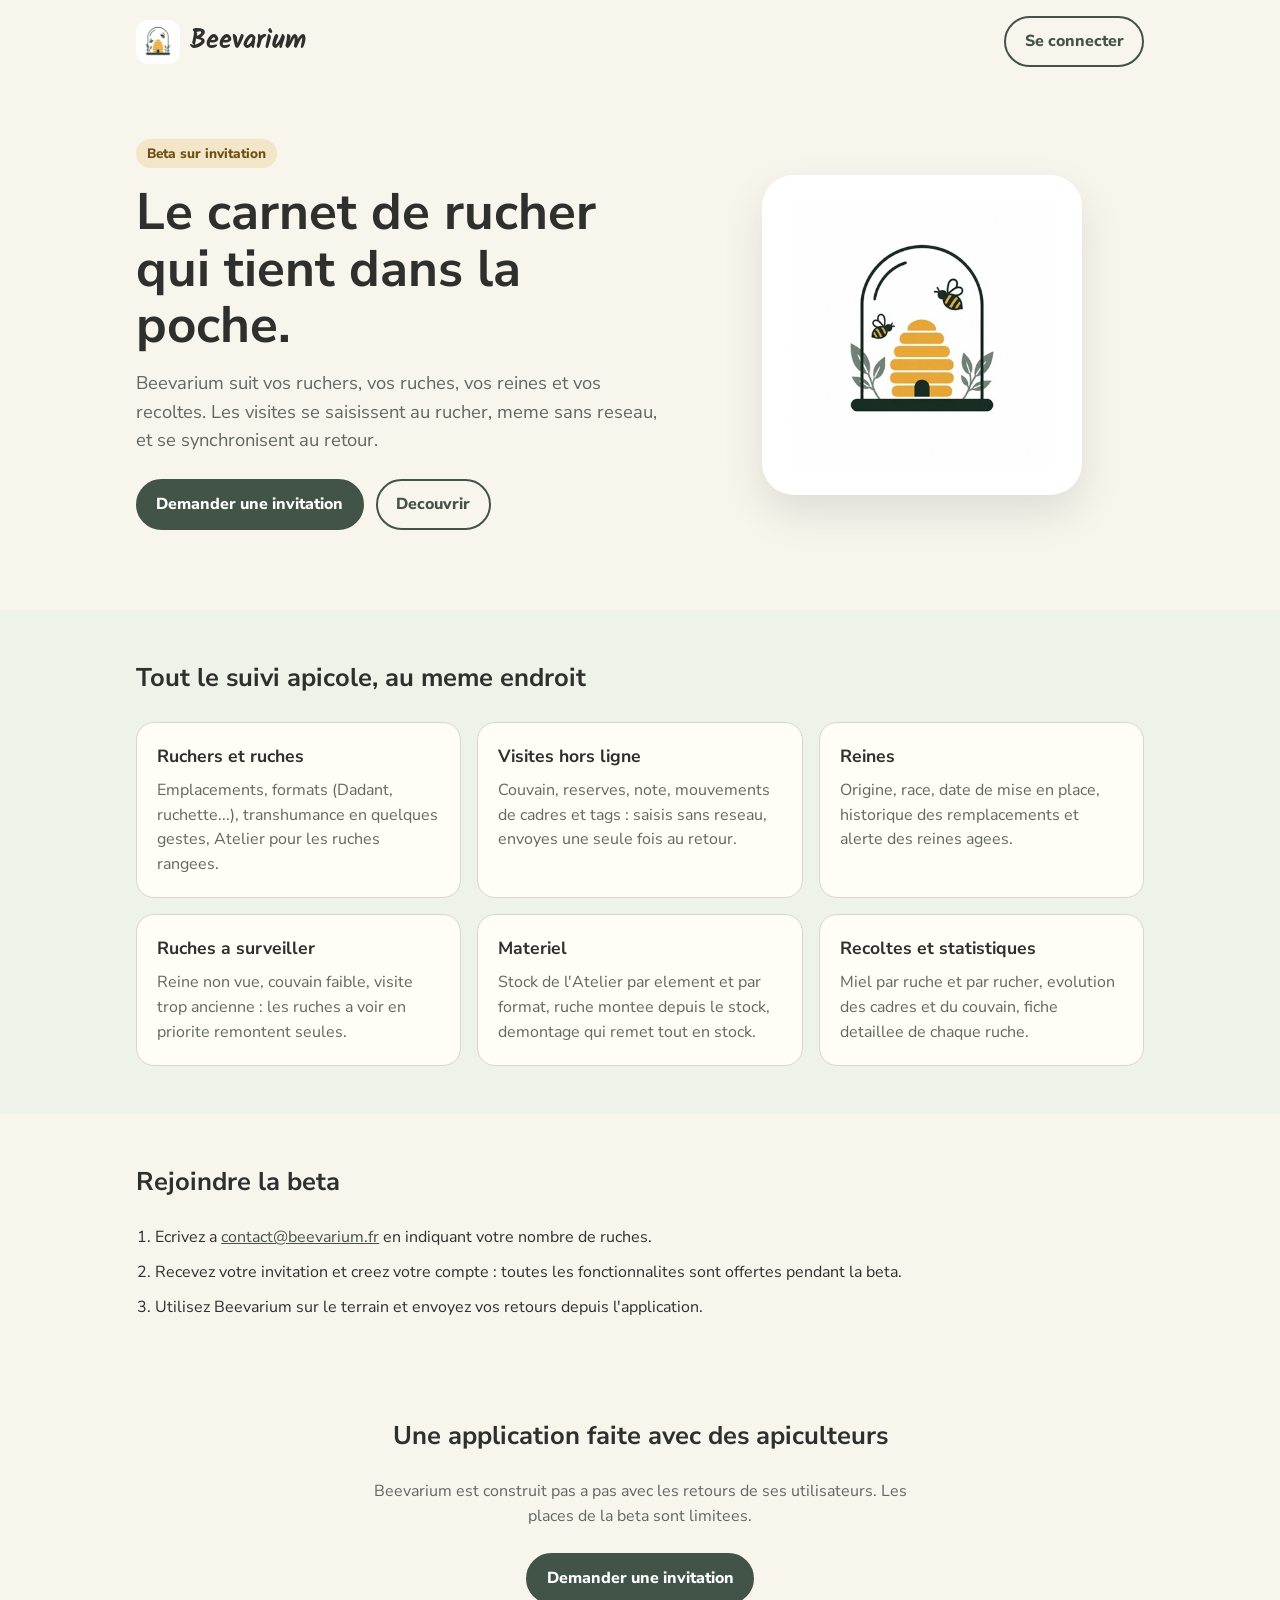
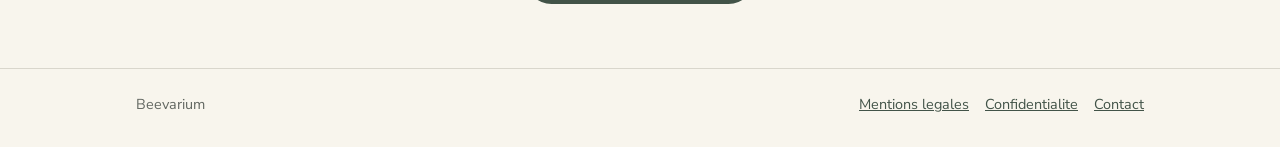
<file: site/index.html>
<!doctype html>
<html lang="fr">
<head>
<meta charset="utf-8">
<meta name="viewport" content="width=device-width, initial-scale=1">
<title>Beevarium - gestion de ruchers</title>
<meta name="description" content="Beevarium : ruchers, ruches, reines, visites hors ligne, recoltes, materiel et statistiques, pense pour le terrain. Beta sur invitation.">
<link rel="icon" href="assets/logo.jpg">
<style>
  /* Polices libres (SIL OFL) hebergees avec la page : aucune requete vers un tiers. */
  @font-face { font-family: "Kalam"; font-weight: 700; font-display: swap; src: url("assets/fonts/kalam-latin-700.woff2") format("woff2"); }
  @font-face { font-family: "Nunito Sans"; font-weight: 200 1000; font-display: swap; src: url("assets/fonts/nunito-sans-latin-wght.woff2") format("woff2"); }
  /* Memes couleurs que l'application. */
  :root {
    --bg: #f8f5ed;
    --bg-alt: #eef3ea;
    --ink: #2f302d;
    --muted: #626761;
    --card: #fffdf6;
    --line: #d9d6cc;
    --sage-dark: #425348;
    --accent: #b88b2f;
    --accent-soft: #f3e6c8;
  }
  * { box-sizing: border-box; }
  body { margin: 0; font-family: "Nunito Sans", system-ui, sans-serif; color: var(--ink); background: var(--bg); line-height: 1.55; }
  a { color: var(--sage-dark); }
  .wrap { max-width: 1040px; margin: 0 auto; padding: 0 16px; }
  header { display: flex; align-items: center; justify-content: space-between; gap: 12px; padding: 16px 0; }
  .brand { display: flex; align-items: center; gap: 10px; text-decoration: none; color: var(--ink); }
  .brand img { width: 44px; height: 44px; border-radius: 12px; background: #fff; }
  .brand span { font-family: "Kalam", cursive; font-size: 1.6rem; }
  .btn { display: inline-block; padding: 0.7rem 1.15rem; border-radius: 999px; font-weight: 800; text-decoration: none; border: 2px solid var(--sage-dark); }
  .btn-primary { background: var(--sage-dark); color: #fff; }
  .btn-ghost { color: var(--sage-dark); background: transparent; }
  .hero { display: grid; gap: 32px; align-items: center; padding: 32px 0 56px; }
  .hero h1 { font-size: clamp(2rem, 6vw, 3.2rem); line-height: 1.1; margin: 0 0 16px; }
  .hero p.lead { font-size: 1.15rem; color: var(--muted); margin: 0 0 24px; max-width: 34em; }
  .badge { display: inline-block; background: var(--accent-soft); color: #6b4f12; font-weight: 800; font-size: 0.85rem; padding: 0.25rem 0.7rem; border-radius: 999px; margin-bottom: 16px; }
  .actions { display: flex; flex-wrap: wrap; gap: 12px; }
  .hero-visual { justify-self: center; width: min(320px, 80vw); aspect-ratio: 1; border-radius: 32px; background: #fff; box-shadow: 0 18px 40px rgba(47, 48, 45, 0.12); display: grid; place-items: center; }
  .hero-visual img { width: 82%; }
  section.band { background: var(--bg-alt); padding: 48px 0; }
  h2 { font-size: 1.6rem; margin: 0 0 24px; }
  .grid { display: grid; gap: 16px; grid-template-columns: repeat(auto-fit, minmax(min(100%, 290px), 1fr)); }
  .card { background: var(--card); border: 1px solid var(--line); border-radius: 18px; padding: 20px; }
  .card h3 { margin: 0 0 8px; font-size: 1.1rem; }
  .card p { margin: 0; color: var(--muted); }
  .steps { padding: 48px 0; }
  .steps ol { margin: 0; padding-left: 1.2rem; display: grid; gap: 10px; }
  .cta { text-align: center; padding: 48px 0 64px; }
  .cta p { color: var(--muted); max-width: 36em; margin: 0 auto 24px; }
  footer { border-top: 1px solid var(--line); padding: 24px 0 32px; color: var(--muted); font-size: 0.9rem; }
  footer .wrap { display: flex; flex-wrap: wrap; gap: 16px; justify-content: space-between; }
  footer nav { display: flex; flex-wrap: wrap; gap: 16px; }
  @media (min-width: 820px) {
    .hero { grid-template-columns: 1.2fr 1fr; padding: 56px 0 80px; }
  }
</style>
</head>
<body>
<div class="wrap">
  <header>
    <a class="brand" href="./"><img src="assets/logo.jpg" alt=""><span>Beevarium</span></a>
    <a class="btn btn-ghost" href="https://beta.beevarium.fr/app/">Se connecter</a>
  </header>

  <main>
    <section class="hero">
      <div>
        <span class="badge">Beta sur invitation</span>
        <h1>Le carnet de rucher qui tient dans la poche.</h1>
        <p class="lead">Beevarium suit vos ruchers, vos ruches, vos reines et vos recoltes. Les visites se saisissent au rucher, meme sans reseau, et se synchronisent au retour.</p>
        <div class="actions">
          <a class="btn btn-primary" href="mailto:contact@beevarium.fr?subject=Invitation%20a%20la%20beta%20Beevarium">Demander une invitation</a>
          <a class="btn btn-ghost" href="#fonctions">Decouvrir</a>
        </div>
      </div>
      <div class="hero-visual"><img src="assets/logo.jpg" alt="Logo Beevarium : une ruche sous cloche"></div>
    </section>
  </main>
</div>

<section class="band" id="fonctions">
  <div class="wrap">
    <h2>Tout le suivi apicole, au meme endroit</h2>
    <div class="grid">
      <article class="card"><h3>Ruchers et ruches</h3><p>Emplacements, formats (Dadant, ruchette...), transhumance en quelques gestes, Atelier pour les ruches rangees.</p></article>
      <article class="card"><h3>Visites hors ligne</h3><p>Couvain, reserves, note, mouvements de cadres et tags : saisis sans reseau, envoyes une seule fois au retour.</p></article>
      <article class="card"><h3>Reines</h3><p>Origine, race, date de mise en place, historique des remplacements et alerte des reines agees.</p></article>
      <article class="card"><h3>Ruches a surveiller</h3><p>Reine non vue, couvain faible, visite trop ancienne : les ruches a voir en priorite remontent seules.</p></article>
      <article class="card"><h3>Materiel</h3><p>Stock de l'Atelier par element et par format, ruche montee depuis le stock, demontage qui remet tout en stock.</p></article>
      <article class="card"><h3>Recoltes et statistiques</h3><p>Miel par ruche et par rucher, evolution des cadres et du couvain, fiche detaillee de chaque ruche.</p></article>
    </div>
  </div>
</section>

<div class="wrap">
  <section class="steps">
    <h2>Rejoindre la beta</h2>
    <ol>
      <li>Ecrivez a <a href="mailto:contact@beevarium.fr">contact@beevarium.fr</a> en indiquant votre nombre de ruches.</li>
      <li>Recevez votre invitation et creez votre compte : toutes les fonctionnalites sont offertes pendant la beta.</li>
      <li>Utilisez Beevarium sur le terrain et envoyez vos retours depuis l'application.</li>
    </ol>
  </section>

  <section class="cta">
    <h2>Une application faite avec des apiculteurs</h2>
    <p>Beevarium est construit pas a pas avec les retours de ses utilisateurs. Les places de la beta sont limitees.</p>
    <a class="btn btn-primary" href="mailto:contact@beevarium.fr?subject=Invitation%20a%20la%20beta%20Beevarium">Demander une invitation</a>
  </section>
</div>

<footer>
  <div class="wrap">
    <span>Beevarium</span>
    <nav>
      <a href="https://beta.beevarium.fr/app/legal.html">Mentions legales</a>
      <a href="https://beta.beevarium.fr/app/privacy.html">Confidentialite</a>
      <a href="mailto:contact@beevarium.fr">Contact</a>
    </nav>
  </div>
</footer>
</body>
</html>
</file>
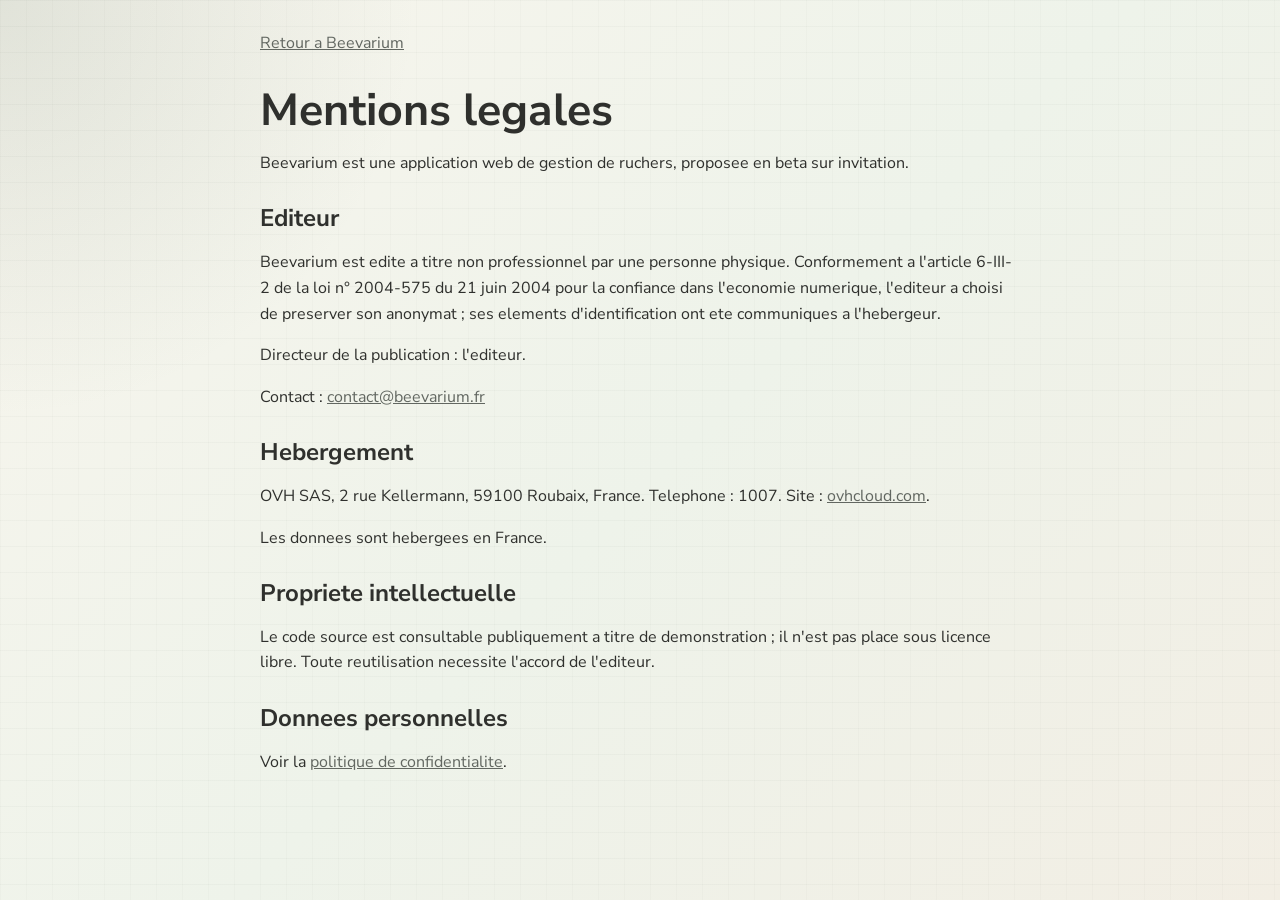
<file: backend/app/static/app/legal.html>
<!doctype html>
<html lang="fr">
<head><meta charset="utf-8"><meta name="viewport" content="width=device-width, initial-scale=1"><title>Beevarium - Mentions legales</title><link rel="stylesheet" href="./styles.css"></head>
<body><main class="legal-page"><a href="./index.html">Retour a Beevarium</a>
<h1>Mentions legales</h1>
<p>Beevarium est une application web de gestion de ruchers, proposee en beta sur invitation.</p>
<h2>Editeur</h2>
<p>Beevarium est edite a titre non professionnel par une personne physique. Conformement a l'article 6-III-2 de la loi n° 2004-575 du 21 juin 2004 pour la confiance dans l'economie numerique, l'editeur a choisi de preserver son anonymat ; ses elements d'identification ont ete communiques a l'hebergeur.</p>
<p>Directeur de la publication : l'editeur.</p>
<p>Contact : <a href="mailto:contact@beevarium.fr">contact@beevarium.fr</a></p>
<h2>Hebergement</h2>
<p>OVH SAS, 2 rue Kellermann, 59100 Roubaix, France. Telephone : 1007. Site : <a href="https://www.ovhcloud.com">ovhcloud.com</a>.</p>
<p>Les donnees sont hebergees en France.</p>
<h2>Propriete intellectuelle</h2>
<p>Le code source est consultable publiquement a titre de demonstration ; il n'est pas place sous licence libre. Toute reutilisation necessite l'accord de l'editeur.</p>
<h2>Donnees personnelles</h2>
<p>Voir la <a href="./privacy.html">politique de confidentialite</a>.</p>
</main></body>
</html>
</file>
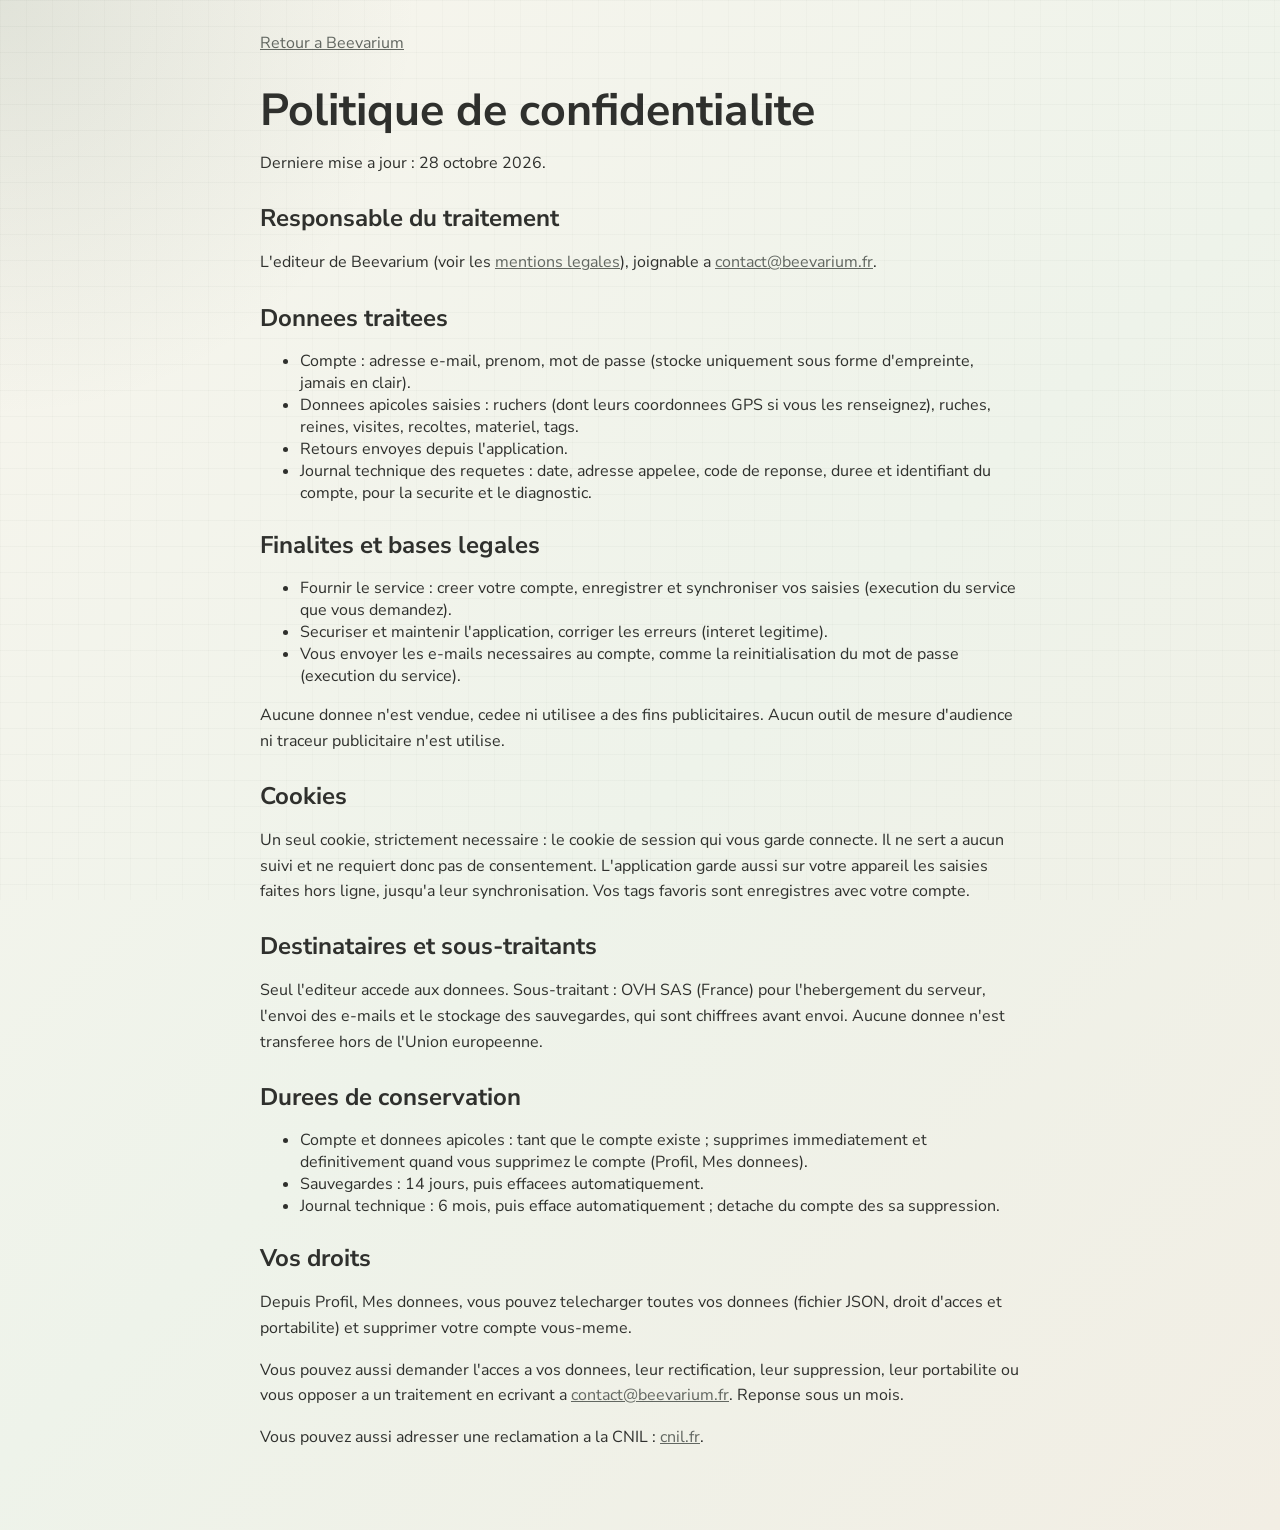
<file: backend/app/static/app/privacy.html>
<!doctype html>
<html lang="fr">
<head><meta charset="utf-8"><meta name="viewport" content="width=device-width, initial-scale=1"><title>Beevarium - Confidentialite</title><link rel="stylesheet" href="./styles.css"></head>
<body><main class="legal-page"><a href="./index.html">Retour a Beevarium</a>
<h1>Politique de confidentialite</h1>
<p>Derniere mise a jour : 28 octobre 2026.</p>
<h2>Responsable du traitement</h2>
<p>L'editeur de Beevarium (voir les <a href="./legal.html">mentions legales</a>), joignable a <a href="mailto:contact@beevarium.fr">contact@beevarium.fr</a>.</p>
<h2>Donnees traitees</h2>
<ul>
<li>Compte : adresse e-mail, prenom, mot de passe (stocke uniquement sous forme d'empreinte, jamais en clair).</li>
<li>Donnees apicoles saisies : ruchers (dont leurs coordonnees GPS si vous les renseignez), ruches, reines, visites, recoltes, materiel, tags.</li>
<li>Retours envoyes depuis l'application.</li>
<li>Journal technique des requetes : date, adresse appelee, code de reponse, duree et identifiant du compte, pour la securite et le diagnostic.</li>
</ul>
<h2>Finalites et bases legales</h2>
<ul>
<li>Fournir le service : creer votre compte, enregistrer et synchroniser vos saisies (execution du service que vous demandez).</li>
<li>Securiser et maintenir l'application, corriger les erreurs (interet legitime).</li>
<li>Vous envoyer les e-mails necessaires au compte, comme la reinitialisation du mot de passe (execution du service).</li>
</ul>
<p>Aucune donnee n'est vendue, cedee ni utilisee a des fins publicitaires. Aucun outil de mesure d'audience ni traceur publicitaire n'est utilise.</p>
<h2>Cookies</h2>
<p>Un seul cookie, strictement necessaire : le cookie de session qui vous garde connecte. Il ne sert a aucun suivi et ne requiert donc pas de consentement. L'application garde aussi sur votre appareil les saisies faites hors ligne, jusqu'a leur synchronisation. Vos tags favoris sont enregistres avec votre compte.</p>
<h2>Destinataires et sous-traitants</h2>
<p>Seul l'editeur accede aux donnees. Sous-traitant : OVH SAS (France) pour l'hebergement du serveur, l'envoi des e-mails et le stockage des sauvegardes, qui sont chiffrees avant envoi. Aucune donnee n'est transferee hors de l'Union europeenne.</p>
<h2>Durees de conservation</h2>
<ul>
<li>Compte et donnees apicoles : tant que le compte existe ; supprimes immediatement et definitivement quand vous supprimez le compte (Profil, Mes donnees).</li>
<li>Sauvegardes : 14 jours, puis effacees automatiquement.</li>
<li>Journal technique : 6 mois, puis efface automatiquement ; detache du compte des sa suppression.</li>
</ul>
<h2>Vos droits</h2>
<p>Depuis Profil, Mes donnees, vous pouvez telecharger toutes vos donnees (fichier JSON, droit d'acces et portabilite) et supprimer votre compte vous-meme.</p>
<p>Vous pouvez aussi demander l'acces a vos donnees, leur rectification, leur suppression, leur portabilite ou vous opposer a un traitement en ecrivant a <a href="mailto:contact@beevarium.fr">contact@beevarium.fr</a>. Reponse sous un mois.</p>
<p>Vous pouvez aussi adresser une reclamation a la CNIL : <a href="https://www.cnil.fr">cnil.fr</a>.</p>
</main></body>
</html>
</file>
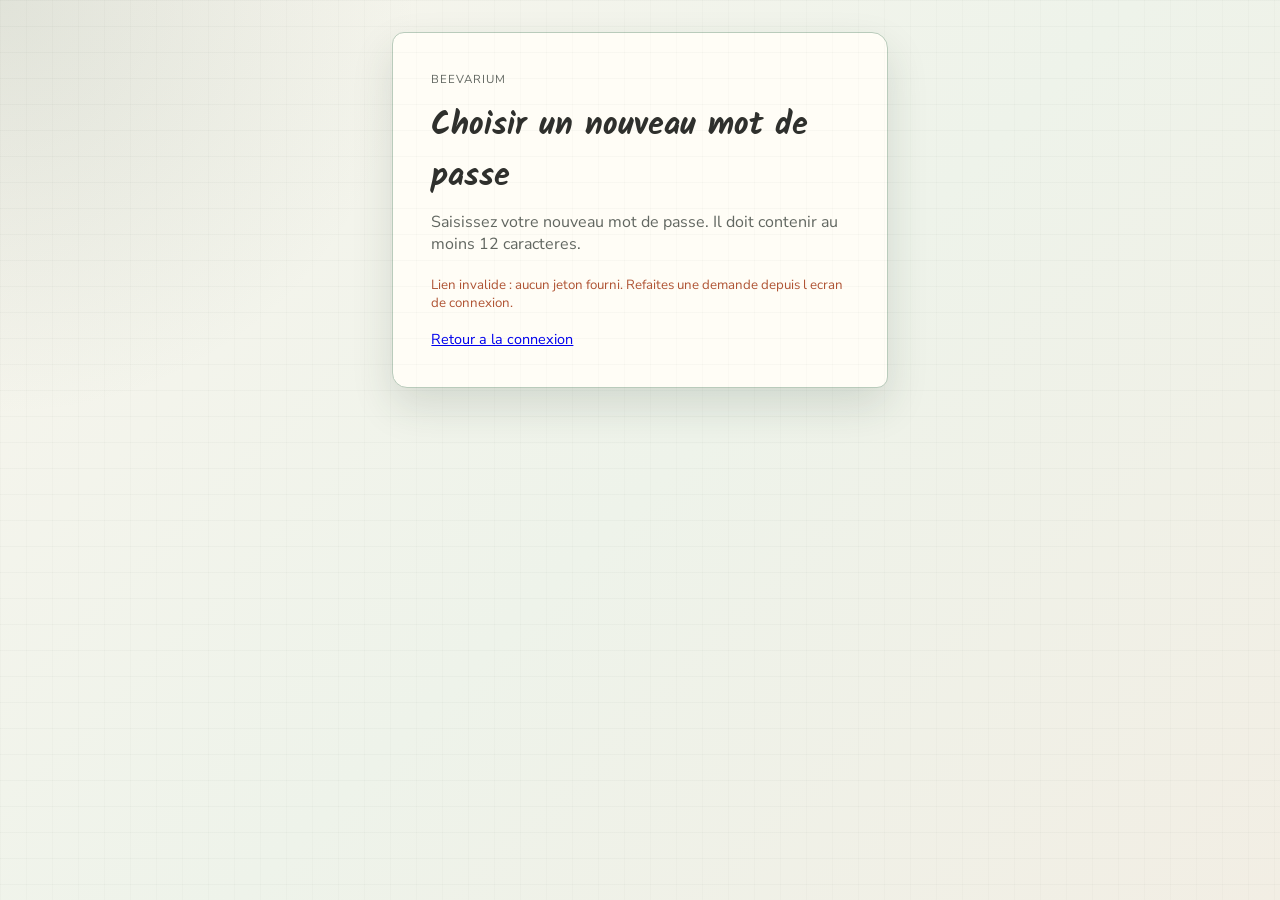
<file: backend/app/static/app/reset-password.html>
<!DOCTYPE html>
<html lang="fr">
<head>
  <meta charset="utf-8">
  <meta name="viewport" content="width=device-width, initial-scale=1">
  <meta name="robots" content="noindex">
  <title>Beevarium - Nouveau mot de passe</title>
  <link rel="stylesheet" href="./styles.css">
</head>
<body>
  <main class="wrap">
    <section class="card stack login-card">
      <p class="eyebrow">Beevarium</p>
      <h2>Choisir un nouveau mot de passe</h2>
      <p class="login-intro">Saisissez votre nouveau mot de passe. Il doit contenir au moins 12 caracteres.</p>

      <div id="form-block">
        <div class="row">
          <label for="password">Nouveau mot de passe</label>
          <span class="password-field"><input id="password" type="password" autocomplete="new-password"><button class="password-toggle" type="button" data-password-for="password" aria-label="Afficher le mot de passe" aria-pressed="false"></button></span>
        </div>
        <div class="row">
          <label for="password-confirm">Confirmation</label>
          <span class="password-field"><input id="password-confirm" type="password" autocomplete="new-password"><button class="password-toggle" type="button" data-password-for="password-confirm" aria-label="Afficher le mot de passe" aria-pressed="false"></button></span>
        </div>
        <div class="actions">
          <button id="btn-submit" class="btn">Valider</button>
        </div>
      </div>

      <p class="hint" id="hint"></p>
      <p class="login-secondary"><a href="./index.html">Retour a la connexion</a></p>
    </section>
  </main>

  <script src="./reset-password.js"></script>
</body>
</html>
</file>
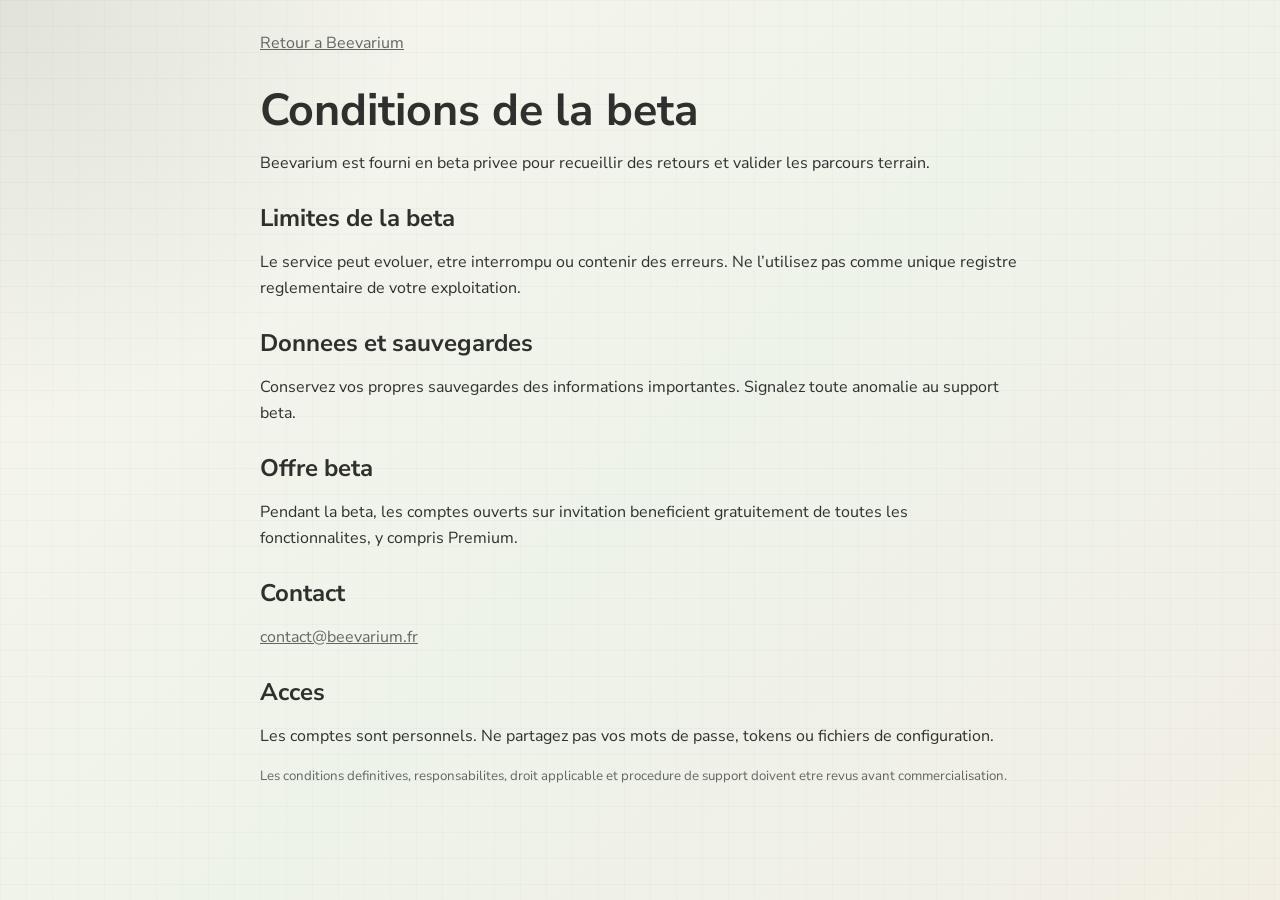
<file: backend/app/static/app/terms.html>
<!doctype html>
<html lang="fr">
<head><meta charset="utf-8"><meta name="viewport" content="width=device-width, initial-scale=1"><title>Beevarium - Conditions beta</title><link rel="stylesheet" href="./styles.css"></head>
<body><main class="legal-page"><a href="./index.html">Retour a Beevarium</a><h1>Conditions de la beta</h1><p>Beevarium est fourni en beta privee pour recueillir des retours et valider les parcours terrain.</p><h2>Limites de la beta</h2><p>Le service peut evoluer, etre interrompu ou contenir des erreurs. Ne l’utilisez pas comme unique registre reglementaire de votre exploitation.</p><h2>Donnees et sauvegardes</h2><p>Conservez vos propres sauvegardes des informations importantes. Signalez toute anomalie au support beta.</p><h2>Offre beta</h2><p>Pendant la beta, les comptes ouverts sur invitation beneficient gratuitement de toutes les fonctionnalites, y compris Premium.</p><h2>Contact</h2><p><a href="mailto:contact@beevarium.fr">contact@beevarium.fr</a></p><h2>Acces</h2><p>Les comptes sont personnels. Ne partagez pas vos mots de passe, tokens ou fichiers de configuration.</p><p class="hint">Les conditions definitives, responsabilites, droit applicable et procedure de support doivent etre revus avant commercialisation.</p></main></body>
</html>
</file>
<file: backend/app/static/app/styles.css>
/* Polices libres (SIL OFL, licences dans fonts/) servies par l'application :
   aucune requete vers un tiers. Fichiers issus de Fontsource 5.3.0. */
@font-face {
  font-family: "Kalam";
  font-weight: 400;
  font-display: swap;
  src: url("fonts/kalam-latin-400.woff2") format("woff2");
}

@font-face {
  font-family: "Kalam";
  font-weight: 700;
  font-display: swap;
  src: url("fonts/kalam-latin-700.woff2") format("woff2");
}

@font-face {
  font-family: "Nunito Sans";
  font-weight: 200 1000;
  font-display: swap;
  src: url("fonts/nunito-sans-latin-wght.woff2") format("woff2");
}

:root {
  --bg-1: #f8f5ed;
  --bg-2: #eef3ea;
  --bg-3: #f2eee4;
  --ink: #2f302d;
  --muted: #626761;
  --card: #fffdf6;
  --line: #3c3d39;
  --sage: #78917f;
  --sage-dark: #425348;
  --sage-soft: #dfe8dc;
  --accent: #b88b2f;
  --accent-ink: #2f302d;
  --paper-shadow: rgba(47, 48, 45, 0.10);
  --ok: #4f7058;
  --danger: #b05434;
  --sage-btn: #557560;
}

* {
  box-sizing: border-box;
}

body {
  margin: 0;
  min-height: 100vh;
  display: flex;
  flex-direction: column;
  font-family: "Nunito Sans", "Segoe UI", sans-serif;
  color: var(--ink);
  background:
    radial-gradient(circle at top left, rgba(120, 145, 127, 0.18), transparent 26rem),
    linear-gradient(135deg, var(--bg-1) 0%, var(--bg-2) 52%, var(--bg-3) 100%);
  position: relative;
}

body::before {
  content: "";
  position: fixed;
  inset: 0;
  pointer-events: none;
  background-image:
    linear-gradient(rgba(15, 47, 40, 0.035) 1px, transparent 1px),
    linear-gradient(90deg, rgba(15, 47, 40, 0.025) 1px, transparent 1px);
  background-size: 26px 26px, 26px 26px;
  opacity: 0.75;
}

.bg-shape {
  display: none;
}

.bg-shape-1 {
  width: 320px;
  height: 320px;
  background: #ffd9a8;
  top: -90px;
  right: -80px;
}

.bg-shape-2 {
  width: 260px;
  height: 260px;
  background: #b7dfc6;
  bottom: -70px;
  left: -40px;
}

.hero {
  max-width: 1360px;
  margin: 0 auto;
  padding: 0.8rem 1.5rem 0.4rem;
  animation: rise 450ms ease-out;
}

.app-shell-header {
  align-items: center;
  display: flex;
  justify-content: space-between;
  gap: 1rem;
}

.brand-lockup {
  display: flex;
  align-items: center;
  gap: 0.8rem;
}

.brand-mark {
  width: 3.2rem;
  height: 3.2rem;
  border-radius: 14px;
  object-fit: cover;
  box-shadow: 0 10px 22px var(--paper-shadow);
}

.brand-wordmark {
  width: min(11rem, 42vw);
  height: auto;
  mix-blend-mode: multiply;
}

.hero-heading,
.dashboard-heading {
  display: flex;
  align-items: flex-start;
  justify-content: flex-end;
  gap: 1rem;
}

.shell-topline {
  margin-left: auto;
}

.hero-tools {
  display: flex;
  align-items: center;
  gap: 0.55rem;
}

.profile-menu {
  position: relative;
}

.profile-menu summary {
  cursor: pointer;
  border: 1px solid #b9cbbb;
  border-radius: 999px;
  padding: 0.4rem 0.7rem;
  background: #fbfdf8;
  color: var(--ink);
  font-size: 0.8rem;
  font-weight: 700;
  list-style: none;
}

.profile-menu summary::-webkit-details-marker {
  display: none;
}

.profile-popover {
  position: absolute;
  z-index: 5;
  top: calc(100% + 0.55rem);
  right: 0;
  display: grid;
  gap: 0.45rem;
  width: 14rem;
  padding: 0.8rem;
  border: 1px solid var(--line);
  border-radius: 12px;
  background: var(--card);
  box-shadow: 0 14px 35px rgba(17, 32, 25, 0.16);
}

.profile-popover strong {
  overflow: hidden;
  text-overflow: ellipsis;
  white-space: nowrap;
}

.profile-popover .btn {
  width: 100%;
}

.environment-pill.is-empty {
  display: none;
}

.environment-pill {
  flex: 0 0 auto;
  border: 1px solid color-mix(in oklab, var(--sage) 70%, var(--line));
  border-radius: 999px;
  padding: 0.35rem 0.65rem;
  background: var(--sage-soft);
  color: var(--sage-dark);
  font-size: 0.75rem;
  font-weight: 700;
  text-transform: uppercase;
  letter-spacing: 0.08em;
}

.kicker {
  margin: 0;
  font-size: 0.75rem;
  letter-spacing: 0.14em;
  color: var(--muted);
}

h1 {
  margin: 0.2rem 0 0.4rem;
  font-family: "Kalam", "Comic Sans MS", cursive;
  font-size: clamp(1.9rem, 4vw, 2.8rem);
  line-height: 1.1;
}

.subtitle {
  margin: 0;
  color: var(--muted);
}

.layout {
  width: min(1360px, 100%);
  margin: 0 auto;
  padding: 0.35rem 1.5rem 3rem;
  display: grid;
  gap: 1rem;
}

.layout > *,
.grid-two > *,
.section-heading > * {
  min-width: 0;
}

.card {
  background: color-mix(in oklab, var(--card) 96%, white);
  border: 1.5px solid color-mix(in oklab, var(--line) 72%, white);
  border-radius: 12px 16px 11px 15px;
  box-shadow: 0 10px 28px var(--paper-shadow);
  padding: 1rem;
  animation: rise 520ms ease-out;
}

.diagnostic-card {
  padding: 0.75rem 1rem;
  background: rgba(255, 253, 247, 0.72);
}

.diagnostic-card summary {
  cursor: pointer;
  color: var(--muted);
  font-size: 0.82rem;
  font-weight: 600;
}

.login-card {
  width: min(100%, 31rem);
  margin: 2rem auto 3rem;
  padding: clamp(1.4rem, 5vw, 2.4rem);
  border-color: #b9cbbb;
  box-shadow: 0 18px 42px rgba(35, 54, 42, 0.14);
}

.login-card h2 {
  font-family: "Kalam", "Comic Sans MS", cursive;
  font-size: 2rem;
}

.login-intro {
  margin: -0.25rem 0 0.5rem;
  color: var(--muted);
}

.login-secondary {
  margin: 0.25rem 0 0;
  font-size: 0.9rem;
}

.watchlist {
  margin-top: 1rem;
  padding: 0.9rem 1rem;
  border: 1px solid rgba(200, 134, 13, 0.35);
  border-radius: 10px;
  background: rgba(200, 134, 13, 0.06);
}

.watchlist-items {
  list-style: none;
  margin: 0.5rem 0 0;
  padding: 0;
  display: grid;
  gap: 0.5rem;
}

.watchlist-items li {
  display: flex;
  flex-wrap: wrap;
  gap: 0.35rem 0.6rem;
  align-items: baseline;
  font-size: 0.92rem;
}

.watchlist-items span {
  color: var(--muted);
}

.check-line {
  display: flex;
  gap: 0.5rem;
  align-items: flex-start;
  font-size: 0.9rem;
}

.check-line input {
  margin-top: 0.2rem;
}

.password-field {
  position: relative;
  display: block;
}

.password-field input {
  width: 100%;
  padding-right: 2.75rem;
}

/* Oeil dessine en CSS : pas d'image, contraste suit la couleur du texte. */
.password-toggle {
  position: absolute;
  top: 50%;
  right: 0.35rem;
  width: 2.25rem;
  height: 2.25rem;
  transform: translateY(-50%);
  border: 0;
  border-radius: 999px;
  background: transparent;
  color: var(--muted);
  cursor: pointer;
}

.password-toggle::before {
  content: "";
  position: absolute;
  inset: 0;
  margin: auto;
  width: 1.15rem;
  height: 0.75rem;
  border: 2px solid currentColor;
  border-radius: 75% 15%;
  transform: rotate(45deg);
}

.password-toggle::after {
  content: "";
  position: absolute;
  inset: 0;
  margin: auto;
  width: 0.35rem;
  height: 0.35rem;
  border-radius: 50%;
  background: currentColor;
}

.password-toggle[aria-pressed="true"] {
  color: var(--ink);
  background: var(--sage-soft);
}

.password-toggle:focus-visible {
  outline: 2px solid var(--sage-dark);
  outline-offset: 1px;
}

.link-button {
  background: none;
  border: none;
  padding: 0;
  color: var(--muted);
  font: inherit;
  text-decoration: underline;
  cursor: pointer;
}

.link-button:hover,
.link-button:focus-visible {
  color: inherit;
}

.workspace-card {
  margin-top: 0.25rem;
  overflow: clip;
}

.workspace-card.card {
  background: transparent;
  border: 0;
  box-shadow: none;
  padding: 0;
  animation: none;
}

.stack {
  display: grid;
  gap: 0.8rem;
}

.onboarding-card {
  margin: 1rem 0;
  padding: 1rem;
  border: 1.5px solid var(--sage);
  border-radius: 12px;
  background: color-mix(in oklab, var(--sage-soft) 54%, var(--card));
}

.onboarding-card h3 {
  margin-top: 0.25rem;
}

.onboarding-steps {
  display: grid;
  gap: 0.45rem;
  margin: 0.9rem 0;
  padding-left: 1.4rem;
}

.onboarding-steps .is-complete {
  color: var(--ok);
  text-decoration: line-through;
}

h2, h3 {
  margin: 0;
}

.dashboard-help {
  margin: 0.25rem 0 0;
  color: var(--muted);
  font-size: 0.85rem;
}

.tab-nav {
  display: grid;
  align-content: start;
  gap: 0.75rem;
  padding: 0.4rem 0.5rem 0.4rem 0;
  border: 0;
  border-radius: 0;
  background: transparent;
  scrollbar-width: thin;
}

.tab-button {
  width: 100%;
  min-height: 2.75rem;
  border: 1.5px solid var(--line);
  border-radius: 15px 11px 14px 12px;
  padding: 0.62rem 0.9rem;
  background: rgba(255, 253, 246, 0.58);
  color: var(--ink);
  cursor: pointer;
  font-family: "Kalam", "Comic Sans MS", cursive;
  font-size: 1.05rem;
  font-weight: 700;
  text-align: left;
  white-space: nowrap;
}

.tab-button:hover,
.tab-button:focus-visible {
  background: color-mix(in oklab, var(--sage-soft) 52%, white);
  border-color: var(--sage-dark);
  color: var(--ink);
  outline: none;
}

.tab-button.is-active {
  background: color-mix(in oklab, var(--sage) 80%, white);
  border-color: var(--ink);
  color: #fbfaf5;
  box-shadow: 2px 2px 0 color-mix(in oklab, var(--line) 80%, white);
}

.dashboard-title {
  margin: 0 0 1rem;
  font-family: "Kalam", "Comic Sans MS", cursive;
  font-size: 1.75rem;
}

.nav-toggle,
.nav-close,
.nav-backdrop {
  display: none;
}

.nav-toggle {
  position: fixed;
  z-index: 9;
  top: 1rem;
  left: 1rem;
  display: grid;
  place-items: center;
  width: 2.75rem;
  min-width: 2.75rem;
  padding: 0;
}

.nav-toggle span,
.nav-toggle::before,
.nav-toggle::after {
  width: 1.1rem;
  height: 2px;
  border-radius: 2px;
  background: var(--sage-dark);
  content: "";
}

.nav-toggle span {
  margin: 4px 0;
}

[hidden] {
  display: none !important;
}

.row {
  display: grid;
  gap: 0.35rem;
}

.row.wrap {
  display: flex;
  flex-wrap: wrap;
  gap: 0.6rem;
}

.period-control {
  display: inline-flex;
  align-items: center;
  gap: 0.4rem;
  color: var(--muted);
  font-size: 0.85rem;
}

.period-control select {
  width: auto;
  padding: 0.5rem;
}

label {
  font-size: 0.85rem;
  color: var(--muted);
}

input,
select,
button {
  font: inherit;
}

input,
select,
textarea {
  width: 100%;
  border: 1px solid var(--line);
  border-radius: 10px;
  padding: 0.6rem 0.7rem;
  background: white;
}

.actions {
  display: flex;
  gap: 0.6rem;
  flex-wrap: wrap;
}

.btn {
  border: 1.5px solid color-mix(in oklab, var(--sage-dark) 80%, var(--line));
  border-radius: 12px 10px 14px 11px;
  min-height: 2.75rem;
  padding: 0.62rem 0.95rem;
  font-weight: 800;
  cursor: pointer;
  background: var(--sage-btn);
  color: #fbfaf5;
  transition: transform 120ms ease, filter 120ms ease;
}

.btn:hover {
  transform: translateY(-1px);
  filter: brightness(1.04);
}

.btn:disabled {
  cursor: wait;
  opacity: 0.7;
}

.btn.btn-secondary {
  background: var(--sage-soft);
  color: var(--sage-dark);
  border-color: color-mix(in oklab, var(--sage) 65%, var(--line));
}

.btn.btn-ghost {
  background: transparent;
  color: var(--muted);
  border: 1px solid var(--line);
}

.btn.btn-danger {
  background: var(--danger);
  color: #fbfaf5;
}

.grid-two {
  display: grid;
  gap: 1rem;
  grid-template-columns: 1fr;
}

.dashboard-context {
  display: flex;
  align-items: end;
  justify-content: space-between;
  gap: 1rem;
  padding: 0.8rem;
  border: 1px solid var(--line);
  border-radius: 12px;
  background: #f5f8f2;
}

.eyebrow {
  margin: 0;
  font-size: 0.72rem;
  letter-spacing: 0.08em;
  text-transform: uppercase;
  color: var(--muted);
}

.context-value {
  margin: 0.2rem 0 0;
  font-weight: 700;
}

.date-filters {
  display: flex;
  align-items: center;
  gap: 0.4rem;
}

.date-filters label {
  white-space: nowrap;
}

.date-filters input {
  width: auto;
  min-width: 9.5rem;
}

.list {
  margin: 0;
  padding: 0;
  list-style: none;
  display: grid;
  gap: 0.45rem;
}

#ruchers-list {
  grid-template-columns: repeat(4, minmax(0, 1fr));
  gap: 1rem;
}

#ruches-list {
  overflow-x: auto;
}

.rucher-card-item {
  display: block;
}

.rucher-card-item > button {
  width: 100%;
  min-height: 10rem;
  display: flex;
  align-items: flex-start;
  flex-wrap: wrap;
  gap: 0.65rem;
  padding: 1rem;
  text-align: left;
  border: 1px solid var(--line);
  border-radius: 8px;
  background: color-mix(in oklab, var(--card) 94%, white);
  color: var(--ink);
  box-shadow: 3px 3px 0 color-mix(in oklab, var(--line) 18%, transparent);
}

.rucher-icon {
  display: grid;
  place-items: center;
  flex: 0 0 2rem;
  width: 2rem;
  height: 2rem;
  border: 1px solid var(--line);
  border-radius: 50%;
  background: var(--sage-pale);
  color: var(--ok);
  font-size: 1.1rem;
}

.rucher-card-copy {
  display: grid;
  gap: 0.25rem;
  flex: 1 0 calc(100% - 2.65rem);
  min-width: 0;
}

.rucher-card-copy strong {
  overflow-wrap: anywhere;
  font-size: clamp(1rem, 1.6vw, 1.25rem);
  line-height: 1.12;
}

.rucher-card-copy small {
  overflow: hidden;
  color: var(--muted);
  font-size: 0.76rem;
  text-overflow: ellipsis;
  white-space: nowrap;
}

.rucher-card-item > button:hover,
.rucher-card-item > button.active {
  background: var(--sage-soft);
}

.rucher-card-item > button.active {
  border-color: var(--sage-dark);
  box-shadow: 4px 4px 0 color-mix(in oklab, var(--sage-dark) 35%, transparent);
}

.rucher-card-item > button.is-inactive {
  color: var(--muted);
}

.rucher-card-item > button.is-inactive .rucher-icon {
  filter: grayscale(1);
  opacity: 0.6;
}

.rucher-status {
  align-self: flex-end;
  margin-top: auto;
  color: var(--sage-dark);
  font-size: 0.76rem;
  font-weight: 700;
}

.rucher-status.is-inactive {
  color: var(--muted);
}

.rucher-selected-heading {
  padding-bottom: 0.8rem;
  border-bottom: 1px solid var(--line);
}

.rucher-selected-heading .detail-grid {
  display: flex;
  flex-wrap: wrap;
  gap: 0.25rem 1rem;
  margin-top: 0.35rem;
  padding: 0;
  border: 0;
  border-radius: 0;
  background: transparent;
}

.rucher-selected-heading .detail-grid > div {
  display: flex;
  gap: 0.35rem;
}

.rucher-selected-heading .detail-grid strong {
  display: inline;
}

.hive-card-copy {
  display: grid;
  gap: 0.25rem;
}

.hives-table {
  width: 100%;
  max-width: 100%;
  border-collapse: collapse;
  min-width: 720px;
  font-size: 0.82rem;
}

.hives-table th,
.hives-table td {
  padding: 0.25rem 0.55rem;
  border-bottom: 1px solid var(--line);
  text-align: left;
  vertical-align: middle;
}

.hives-table th {
  color: var(--muted);
  font-size: 0.72rem;
  font-weight: 700;
  letter-spacing: 0.05em;
  text-transform: uppercase;
}

.hives-table tbody tr {
  height: 2.45rem;
}

.hives-table input[type="checkbox"] {
  min-height: 1rem;
}

.hives-table tbody tr:hover,
.hives-table tbody tr:has(input:checked) {
  background: #f2f7f1;
}

.hives-table tbody tr {
  cursor: pointer;
}

.hives-table td:first-child,
.hives-table th:first-child {
  width: 4.8rem;
}

.table-link {
  border: 0;
  background: transparent;
  color: var(--ink);
  cursor: pointer;
  font-weight: 700;
  padding: 0;
}

.table-link.active {
  color: var(--ok);
}

.hive-card-copy small {
  color: var(--muted);
  font-size: 0.76rem;
}

.hive-context-card {
  display: grid;
  gap: 0;
  margin: 0.5rem 0 0.75rem;
  padding: 0;
  border: 0;
  border-radius: 0;
  background: transparent;
}

.hive-context-card > .section-heading,
.hive-context-card > .detail-grid,
.hive-context-card > .hive-harvests {
  display: none;
}

.hive-tags {
  display: grid;
  gap: 0.5rem;
  margin: 0.7rem 0;
  padding: 0.75rem 0;
  border-top: 1px solid var(--line);
  border-bottom: 1px solid var(--line);
}

.hive-tags-header {
  display: flex;
  align-items: center;
  justify-content: space-between;
  gap: 0.6rem;
}

.hive-tags-header h4 {
  margin: 0;
}

.tag-dialog {
  width: min(92vw, 44rem);
}

.tag-list,
.tag-form,
.tag-favorites {
  display: flex;
  flex-wrap: wrap;
  gap: 0.45rem;
}

.tag-favorites {
  padding-bottom: 0.45rem;
  border-bottom: 1px dashed color-mix(in oklab, var(--line) 30%, transparent);
}

.tag-form input {
  flex: 1 1 10rem;
  min-width: 8rem;
}

.tag-pill {
  min-height: 2rem;
  border: 1px solid var(--line);
  border-radius: 999px;
  padding: 0.25rem 0.55rem;
  background: color-mix(in oklab, var(--sage-soft) 72%, white);
  color: var(--sage-dark);
  cursor: pointer;
  font-weight: 700;
}

.tag-pill.is-derived {
  cursor: default;
  background: color-mix(in oklab, var(--accent) 18%, white);
  color: var(--accent-ink);
}

.tag-quick {
  min-height: 2rem;
  border: 1px dashed var(--line);
  border-radius: 999px;
  padding: 0.25rem 0.55rem;
  background: transparent;
  color: var(--ink);
  cursor: pointer;
  font-size: 0.78rem;
  font-weight: 700;
}

.tag-quick.is-selected {
  border-style: solid;
  border-color: var(--chart-1);
  background: color-mix(in oklab, var(--chart-1) 18%, transparent);
}

.tag-quick:disabled {
  cursor: default;
  opacity: 0.42;
}

.tag-removed {
  background: color-mix(in oklab, var(--clay-soft) 70%, white);
  color: var(--clay-dark);
  cursor: default;
}

.tag-suggestions {
  display: grid;
  gap: 0.45rem;
  padding: 0.65rem;
  border: 1px dashed color-mix(in oklab, var(--sage-dark) 45%, transparent);
  border-radius: 8px;
  background: color-mix(in oklab, var(--sage-soft) 40%, transparent);
}

.tag-suggestions[hidden] {
  display: none;
}

.hive-tags-cell {
  max-width: 13rem;
  overflow: hidden;
  color: var(--sage-dark);
  font-size: 0.78rem;
  font-weight: 700;
  text-overflow: ellipsis;
  white-space: nowrap;
}

.tag-settings-dialog {
  width: min(92vw, 42rem);
}

.tag-settings-list {
  display: grid;
  gap: 0.8rem;
  max-height: min(68vh, 36rem);
  overflow: auto;
}

.tag-settings-section {
  display: grid;
  gap: 0.35rem;
  padding-top: 0.65rem;
  border-top: 1px solid var(--line);
}

.tag-settings-section h4 {
  margin: 0;
}

.tag-setting-option {
  display: inline-flex;
  align-items: center;
  gap: 0.45rem;
  min-height: 2rem;
  font-size: 0.86rem;
}

.tag-setting-option input {
  width: auto;
}

.hive-context-card h4 {
  margin: 0.15rem 0 0;
  font-family: "IBM Plex Serif", Georgia, serif;
  font-size: 1.2rem;
}

.status-chip {
  border-radius: 999px;
  padding: 0.3rem 0.55rem;
  background: #e6f0e9;
  color: var(--ok);
  font-size: 0.75rem;
  font-weight: 700;
}

.context-actions {
  display: flex;
  flex-wrap: wrap;
  gap: 0.5rem;
}

#rucher-selected-panel > .rucher-selected-heading,
#ruche-secondary-actions > :not(#ruche-dialog):not(#queen-dialog) {
  display: none;
}

#ruches-list .hives-table .th-sort,
#ruches-list .hives-table .table-link {
  min-height: 0;
  border: 0;
  border-radius: 0;
  padding: 0.25rem 0;
  background: transparent;
  box-shadow: none;
}

#ruches-list .hives-table .th-sort {
  font-size: inherit;
}

.atelier-stock-heading {
  display: flex;
  align-items: baseline;
  justify-content: space-between;
  gap: 0.75rem;
  margin-top: 1.2rem;
  padding-top: 1rem;
  border-top: 1px solid var(--line);
}

.atelier-stock-heading h4 {
  margin: 0;
}

.stock-grid {
  display: grid;
  grid-template-columns: repeat(auto-fill, minmax(13rem, 1fr));
  gap: 0.75rem;
  margin-top: 0.7rem;
}

.stock-card {
  display: grid;
  grid-template-columns: 1fr auto;
  grid-template-rows: auto 1fr auto;
  align-items: end;
  gap: 0.75rem;
  min-height: 10.5rem;
  border: 1px solid var(--line);
  border-radius: 8px;
  padding: 0.9rem;
  background: color-mix(in oklab, var(--card) 94%, white);
}

.stock-card span,
.stock-card small {
  color: var(--muted);
  font-size: 0.78rem;
}

.stock-card-title {
  display: grid;
  gap: 0.1rem;
  color: var(--ink);
  font-family: "Kalam", "Comic Sans MS", cursive;
  font-size: 1.45rem;
  line-height: 1.05;
}

.stock-card-title span {
  color: inherit;
  font-size: inherit;
}

.stock-card-title .stock-title-separator {
  color: var(--muted);
  font-size: 0.9rem;
}

.stock-card-title small {
  color: var(--muted);
  font-family: "Nunito Sans", "Segoe UI", sans-serif;
  font-size: 0.82rem;
  font-weight: 700;
}

.stock-card b {
  color: var(--ink);
  font-size: 1rem;
}

.stock-edit {
  grid-column: 2;
  grid-row: 3;
  width: auto;
  margin-top: 0;
  padding: 0.4rem 0.55rem;
  font-size: 0.8rem;
}

.stock-quantities {
  display: grid;
  grid-column: 1 / -1;
  gap: 0.4rem;
}

.stock-quantities span {
  white-space: nowrap;
}

.atelier-section-title {
  margin: 1.5rem 0 0.7rem;
  padding-top: 1rem;
  border-top: 1px solid var(--line);
  font-family: "Kalam", "Comic Sans MS", cursive;
  font-size: 1.2rem;
}

.atelier-hives-grid {
  grid-template-columns: repeat(5, minmax(0, 1fr));
  gap: 0.75rem;
}

.tag-dialog-catalog {
  display: grid;
  gap: 0.9rem;
  max-height: 18rem;
  overflow: auto;
  padding: 0.2rem;
}

.tag-dialog-category {
  display: grid;
  gap: 0.35rem;
}

.tag-dialog-category h4 {
  margin: 0;
  color: var(--muted);
  font-size: 0.78rem;
  text-transform: uppercase;
}

.frame-movement-grid {
  display: grid;
  grid-template-columns: 1.4fr 0.6fr 0.8fr;
  gap: 0.6rem;
  margin: 0;
  border: 1px solid var(--line);
  padding: 0.7rem;
}

.atelier-hives-grid li {
  position: relative;
  min-height: 4.4rem;
}

.atelier-hives-grid li > input {
  position: absolute;
  top: 0.45rem;
  left: 0.45rem;
  z-index: 1;
  width: auto;
}

.atelier-hives-grid li > button {
  display: grid;
  place-items: center;
  min-height: 4.4rem;
  padding: 0.8rem;
}

.atelier-hives-grid li.is-selected > button {
  border-color: var(--sage-dark);
  background: var(--sage-soft);
  box-shadow: 3px 3px 0 color-mix(in oklab, var(--sage-dark) 28%, transparent);
}

.stock-dialog {
  width: min(92vw, 28rem);
  border: 1px solid var(--line);
  border-radius: 14px;
  padding: 0;
  color: var(--ink);
  background: var(--card);
  box-shadow: 0 20px 60px rgba(17, 32, 25, 0.22);
}

.wide-dialog {
  width: min(94vw, 44rem);
}

.preview-scroll {
  max-height: 40vh;
  overflow: auto;
  border: 1px solid color-mix(in oklab, var(--line) 25%, transparent);
  border-radius: 10px;
}

.preview-table {
  width: 100%;
  border-collapse: collapse;
  font-size: 0.88rem;
}

.preview-table th {
  position: sticky;
  top: 0;
  background: var(--card);
  text-align: left;
  padding: 0.4rem 0.5rem;
}

.preview-table td {
  padding: 0.2rem 0.4rem;
  border-top: 1px solid color-mix(in oklab, var(--line) 15%, transparent);
  vertical-align: middle;
}

.preview-table input,
.preview-table select {
  width: 100%;
  min-width: 5rem;
}

.preview-table tr.has-error {
  background: color-mix(in oklab, var(--danger) 10%, transparent);
}

.import-error {
  color: var(--danger);
  font-weight: 700;
}

.import-ok {
  color: var(--ok);
  font-weight: 700;
}

.premium-chip {
  display: inline-block;
  margin-left: 0.3rem;
  padding: 0.05rem 0.45rem;
  border-radius: 999px;
  background: color-mix(in oklab, var(--accent) 22%, transparent);
  color: var(--ink);
  font-size: 0.7rem;
  font-weight: 800;
  vertical-align: middle;
}

.is-premium-locked,
button:disabled .premium-chip {
  opacity: 0.55;
}

.stock-dialog::backdrop {
  background: rgba(17, 32, 25, 0.38);
}

.stock-dialog form {
  padding: 1.1rem;
}

.stock-dialog .profile-data {
  padding: 1.1rem;
  border-top: 1px solid var(--line);
}

.stock-dialog .profile-data form {
  padding: 0;
}

.mfa-secret {
  display: block;
  margin: 0;
  padding: 0.6rem;
  border: 1px solid var(--line);
  border-radius: 8px;
  overflow-wrap: anywhere;
  white-space: pre-wrap;
  user-select: all;
}

.mfa-steps {
  margin: 0;
  padding-left: 1.3rem;
}

.mfa-steps li + li {
  margin-top: 0.35rem;
}

/* Fond blanc impose par le SVG : le QR code reste lisible en theme sombre. */
.mfa-qr {
  width: min(220px, 100%);
}

.mfa-qr svg {
  display: block;
  width: 100%;
  height: auto;
}

.mfa-help summary {
  cursor: pointer;
  font-weight: 600;
}

.mfa-help ul {
  margin: 0.5rem 0 0;
  padding-left: 1.2rem;
}

.admin-feedback {
  padding: 0.6rem 0;
  border-top: 1px solid var(--line);
}

.equipment-grid {
  display: grid;
  grid-template-columns: repeat(3, minmax(0, 1fr));
  gap: 0.55rem;
  border: 1px solid var(--line);
  border-radius: 10px;
  padding: 0.7rem;
}

.equipment-grid legend {
  padding-inline: 0.3rem;
  color: var(--muted);
  font-size: 0.8rem;
  font-weight: 700;
}

.equipment-grid label {
  display: flex;
  align-items: center;
  gap: 0.35rem;
}

.equipment-grid input[type="checkbox"] {
  width: auto;
}

.equipment-with-count {
  display: flex;
  align-items: center;
  gap: 0.35rem;
}

.equipment-with-count input[type="number"] {
  width: 3.6rem;
  padding: 0.2rem 0.35rem;
}

.stats-breakdowns {
  display: grid;
  grid-template-columns: repeat(2, minmax(0, 1fr));
  gap: 1rem;
  margin-top: 1rem;
}

.stats-breakdowns section {
  border-top: 1px solid var(--line);
  padding-top: 0.8rem;
}

.stats-breakdowns h4 {
  margin: 0 0 0.6rem;
}

.bar-list {
  display: grid;
  gap: 0.5rem;
}

.bar-row {
  display: grid;
  grid-template-columns: minmax(5rem, 0.8fr) 1fr auto;
  align-items: center;
  gap: 0.45rem;
  font-size: 0.78rem;
}

.bar-track {
  height: 0.5rem;
  overflow: hidden;
  border-radius: 999px;
  background: #e4eee5;
}

.bar-track i {
  display: block;
  height: 100%;
  border-radius: inherit;
  background: var(--accent);
}

.visit-filters {
  display: grid;
  grid-template-columns: minmax(0, 2fr) repeat(2, minmax(0, 1fr));
  gap: 0.6rem;
  margin: 0.8rem 0 0.45rem;
}

.visits-filter-panel {
  display: grid;
  gap: 0.7rem;
  margin: 0.8rem 0;
  padding: 0.8rem;
  border: 1px solid var(--line);
  border-radius: 8px;
  background: color-mix(in oklab, var(--card) 94%, white);
}

.visits-filter-panel .scope-picker {
  margin: 0;
}

.visits-filter-panel .scope-picker label {
  flex: 0 1 13.75rem;
  min-width: 11rem;
}

.native-scope-select {
  position: absolute;
  width: 1px !important;
  height: 1px !important;
  margin: -1px;
  overflow: hidden;
  clip: rect(0 0 0 0);
}

.scope-menu {
  position: relative;
  width: 13.75rem;
  color: var(--ink);
}

.stats-toolbar .scope-menu {
  width: min(13.75rem, 100%);
}

.scope-menu summary {
  display: flex;
  align-items: center;
  height: 2.25rem;
  padding: 0.35rem 0.55rem;
  border: 1px solid var(--line);
  border-radius: 8px;
  background: white;
  cursor: pointer;
  font-size: 0.85rem;
  list-style: none;
}

.scope-menu summary::after {
  margin-left: auto;
  content: "+";
  color: var(--sage-dark);
  font-weight: 700;
}

.scope-menu[open] summary::after {
  content: "-";
}

.scope-menu summary::-webkit-details-marker {
  display: none;
}

.scope-menu-options {
  position: absolute;
  z-index: 6;
  top: calc(100% + 0.25rem);
  width: 100%;
  max-height: 13rem;
  overflow-y: auto;
  padding: 0.3rem;
  border: 1px solid var(--line);
  border-radius: 8px;
  background: var(--card);
  box-shadow: 0 12px 24px var(--paper-shadow);
}

.scope-menu-options button {
  width: 100%;
  min-height: 2rem;
  padding: 0.35rem 0.45rem;
  border: 0;
  border-radius: 4px;
  background: transparent;
  color: var(--ink);
  cursor: pointer;
  font-size: 0.85rem;
  text-align: left;
}

.scope-menu-options button:hover,
.scope-menu-options button.is-selected {
  background: var(--sage-soft);
}

.visits-filter-panel .visit-filters,
.visit-history-panel .visit-filters {
  grid-template-columns: minmax(14rem, 1.5fr) repeat(2, minmax(8rem, 9.5rem));
}

.visits-filter-panel select,
.visit-history-panel select {
  width: 100%;
  max-width: 13.75rem;
  height: 2.25rem;
  min-height: 2.25rem;
  padding: 0.35rem 0.55rem;
  font-size: 0.85rem;
}

.visits-filter-panel .visit-filters select,
.visit-history-panel .visit-filters select {
  max-width: 9.5rem;
  min-height: 2.25rem;
  padding: 0.35rem 0.55rem;
  font-size: 0.85rem;
}

.compact-filter-menu {
  width: min(9.5rem, 100%);
}

.compact-filter-menu summary {
  height: 2.25rem;
}

.visit-date-filters {
  display: flex;
  align-items: center;
  justify-content: flex-end;
  gap: 0.45rem;
}

.visit-date-filters input {
  width: auto;
  min-width: 9rem;
}

.bulk-actions {
  display: flex;
  align-items: center;
  flex-wrap: wrap;
  gap: 0.55rem;
  margin: 0.7rem 0;
  padding: 0.65rem;
  border: 1px solid #d6aa65;
  border-radius: 10px;
  background: #fffaf0;
}

.bulk-actions strong {
  margin-right: auto;
  color: #74470e;
  font-size: 0.82rem;
}

.bulk-actions select {
  width: auto;
  min-width: 10rem;
}

.visit-form-title {
  margin-top: 1.4rem;
  padding-top: 1rem;
  border-top: 1px solid var(--line);
}

.visit-history-item {
  display: grid !important;
  grid-template-columns: minmax(0, 1fr) auto auto;
  align-items: center !important;
  gap: 0.75rem !important;
  padding: 0;
  border: 0;
  border-bottom: 1px solid var(--line);
  border-radius: 0;
  background: transparent;
}

.visit-history-edit {
  display: grid;
  grid-template-columns: minmax(0, 1fr) auto auto;
  align-items: center;
  gap: 0.75rem;
  width: 100%;
  border: 0;
  padding: 0.7rem 0.25rem;
  background: transparent;
  color: inherit;
  text-align: left;
  cursor: pointer;
}

.visit-history-main {
  display: grid;
  gap: 0.2rem;
}

.visit-history-main small,
.visit-source {
  color: var(--muted);
  font-size: 0.78rem;
}

.visit-status {
  font-size: 0.76rem;
  font-weight: 700;
}

.visit-status.is-complete {
  color: var(--sage-dark);
}

.visit-status.is-draft {
  color: var(--danger);
}

.visit-status.is-harvest {
  color: var(--accent);
}

.section-actions {
  display: flex;
  flex-wrap: wrap;
  gap: 0.5rem;
}

#ia-review-card {
  margin-top: 1rem;
  padding-top: 1rem;
  border-top: 1.5px dashed color-mix(in oklab, var(--line) 38%, transparent);
}

#ia-review-form {
  margin-top: 0.8rem;
}

.visit-create-dialog {
  max-height: min(90vh, 52rem);
  overflow-y: auto;
}

.visit-history-panel {
  border: 1px solid var(--line);
  border-radius: 8px;
  padding: 0.9rem;
  background: color-mix(in oklab, var(--card) 94%, white);
  margin: 0.8rem 0;
}

.section-heading {
  display: flex;
  align-items: center;
  justify-content: space-between;
  flex-wrap: wrap;
  gap: 0.75rem;
}

.form-disclosure {
  margin-top: 1rem;
  border-top: 1px solid var(--line);
  padding-top: 0.8rem;
}

.form-disclosure summary {
  cursor: pointer;
  color: var(--muted);
  font-weight: 600;
}

.dashboard-priority-strip {
  display: flex;
  align-items: center;
  justify-content: space-between;
  gap: 1rem;
  padding: 0.75rem 0 0.9rem;
  border: 0;
  border-bottom: 2px solid color-mix(in oklab, var(--line) 30%, transparent);
  border-left: 0;
  border-radius: 0;
  background: transparent;
}

.dashboard-priority-strip strong {
  display: block;
  margin-top: 0.1rem;
  font-family: "Kalam", "Comic Sans MS", cursive;
  color: var(--sage-dark);
  font-size: clamp(1.6rem, 3vw, 2.35rem);
  line-height: 1.1;
}

.dashboard-priority-strip span {
  display: block;
  margin-top: 0.15rem;
  color: var(--muted);
}

.dashboard-visual-grid {
  display: grid;
  grid-template-columns: repeat(3, minmax(0, 1fr));
  gap: 1rem;
}

.dashboard-sketch-card {
  display: flex;
  align-items: center;
  justify-content: space-between;
  justify-items: center;
  gap: 0.45rem;
  padding: 0.65rem 0;
  border: 0;
  border-bottom: 1.5px dashed color-mix(in oklab, var(--line) 32%, transparent);
  border-radius: 0;
  background: transparent;
}

.dashboard-meter-copy {
  display: grid;
  gap: 0.08rem;
}

.dashboard-meter-copy .category-label {
  margin-bottom: 0.05rem;
}

.sketch-meter {
  --value: 0%;
  display: grid;
  place-items: center;
  width: 4.6rem;
  aspect-ratio: 1;
  border-radius: 999px;
  background:
    radial-gradient(circle, var(--card) 0 54%, transparent 55%),
    conic-gradient(var(--sage) var(--value), rgba(120, 145, 127, 0.18) 0);
  border: 1.5px solid color-mix(in oklab, var(--line) 70%, white);
  box-shadow: inset 0 0 0 5px rgba(255, 253, 247, 0.9);
}

.sketch-meter span {
  color: var(--ink);
  font-family: "Kalam", "Comic Sans MS", cursive;
  font-size: 1.2rem;
  font-weight: 700;
}

.dashboard-ledger-book {
  padding: 0.3rem 0 0;
  border: 0;
  background: transparent;
}

.dashboard-monthly-visits {
  padding: 0.85rem 0;
  border-bottom: 1.5px dashed color-mix(in oklab, var(--line) 32%, transparent);
}

.monthly-visit-chart {
  display: grid;
  grid-template-columns: repeat(12, minmax(0, 1fr));
  align-items: stretch;
  min-height: 8.5rem;
  gap: 0.45rem;
}

.monthly-visit-column {
  display: grid;
  grid-template-rows: auto 5.5rem auto;
  justify-items: center;
  gap: 0.3rem;
  min-width: 0;
}

.monthly-visit-column strong,
.monthly-visit-column span {
  font-size: 0.76rem;
}

.monthly-visit-column strong {
  grid-row: 1;
  min-height: 1.1rem;
  color: var(--sage-dark);
}

.monthly-visit-column i {
  grid-row: 2;
  align-self: end;
  width: min(100%, 1.6rem);
  min-height: 2px;
  border: 1px solid var(--sage-dark);
  border-bottom: 0;
  border-radius: 5px 5px 0 0;
  background: var(--sage-soft);
}

.monthly-visit-column span {
  grid-row: 3;
  overflow: hidden;
  max-width: 100%;
  color: var(--muted);
  text-overflow: ellipsis;
  text-transform: capitalize;
}

.dashboard-ledger-grid {
  display: grid;
  grid-template-columns: repeat(4, minmax(0, 1fr));
  gap: 0.25rem 1.2rem;
}

.category-label {
  margin: 0 0 0.7rem;
  color: var(--muted);
  font-size: 0.75rem;
  font-weight: 700;
  letter-spacing: 0.08em;
  text-transform: uppercase;
}

.metric-row {
  display: flex;
  align-items: baseline;
  justify-content: space-between;
  gap: 0.6rem;
  padding: 0.3rem 0;
  border-top: 1px solid color-mix(in oklab, var(--line) 18%, transparent);
  color: var(--muted);
  font-size: 0.83rem;
}

.metric-row strong {
  color: var(--ink);
  font-family: "Kalam", "Comic Sans MS", cursive;
  font-size: 1.1rem;
}

.stats-workspace {
  gap: 1rem;
}

.stats-heading h3 {
  font-size: 3.4rem;
}

.stats-toolbar {
  display: grid;
  grid-template-columns: minmax(14rem, 1.5fr) repeat(3, auto);
  align-items: end;
  gap: 0.7rem;
  margin: 0.2rem 0 0.4rem;
  padding: 0 0 0.9rem;
  border-bottom: 1px solid var(--line);
}

.stats-search-control {
  display: grid;
  gap: 0.25rem;
  min-width: 0;
}

.stats-search-control input {
  min-width: 0;
}

.stats-toolbar .scope-picker {
  margin: 0;
}

.stats-toolbar .date-filters {
  margin-left: 0;
}

.stats-context {
  margin: 0;
}

.stats-reading {
  padding-bottom: 0.15rem;
}

.stats-ledger {
  display: grid;
  grid-template-columns: repeat(4, minmax(0, 1fr));
  border-top: 1px solid var(--line);
  border-left: 1px solid var(--line);
}

.stats-metric {
  display: flex;
  align-items: baseline;
  justify-content: space-between;
  gap: 0.75rem;
  min-height: 4.8rem;
  padding: 1rem 1.05rem;
  border-right: 1px solid var(--line);
  border-bottom: 1px solid var(--line);
  background: color-mix(in oklab, var(--card) 76%, transparent);
}

.stats-metric span {
  color: var(--muted);
  font-size: 0.9rem;
}

.stats-metric strong {
  color: var(--ink);
  font-family: "Kalam", "Comic Sans MS", cursive;
  font-size: clamp(1.35rem, 2vw, 1.85rem);
  font-weight: 700;
  text-align: right;
  white-space: nowrap;
}

.stats-analysis-tables {
  display: grid;
  grid-template-columns: minmax(0, 1fr) minmax(0, 1.25fr);
  gap: 1rem;
  margin-top: 0.3rem;
}

.stats-analysis-tables section,
.stats-uncovered {
  border-top: 1px solid var(--line);
  padding-top: 0.8rem;
}

.stats-analysis-tables h4,
.stats-uncovered h4 {
  margin: 0 0 0.55rem;
}

.visually-hidden {
  position: absolute;
  width: 1px;
  height: 1px;
  margin: -1px;
  overflow: hidden;
  clip: rect(0 0 0 0);
}

.list button {
  width: 100%;
  text-align: left;
  border: 1px solid var(--line);
  border-radius: 10px;
  background: #fff;
  padding: 0.55rem 0.6rem;
  cursor: pointer;
}

.list li {
  display: flex;
  gap: 0.4rem;
  align-items: center;
}

.list li > button:first-child {
  flex: 1;
}

.list .list-edit {
  width: auto;
  flex: 0 0 auto;
  padding: 0.55rem 0.6rem;
  color: var(--muted);
  background: #f4f6f1;
}

.inline-form {
  display: grid;
  gap: 0.7rem;
  margin-top: 1rem;
  padding-top: 1rem;
  border-top: 1px solid var(--line);
}

.inline-form h4 {
  margin: 0;
}

.form-grid {
  display: grid;
  gap: 0.7rem;
  grid-template-columns: repeat(2, minmax(0, 1fr));
}

.form-grid label {
  display: grid;
  gap: 0.3rem;
}

.search-field {
  display: grid;
  gap: 0.3rem;
  margin: 0.6rem 0;
}

.list button.active {
  border-color: #8fae9a;
  background: #e6f0e9;
}

.output {
  margin: 0;
  border: 1px dashed var(--line);
  border-radius: 10px;
  padding: 0.7rem;
  background: #fffeff;
  font-size: 0.88rem;
  overflow: auto;
  max-height: 280px;
}

.detail-grid {
  display: grid;
  grid-template-columns: repeat(2, minmax(0, 1fr));
  gap: 0.55rem 1rem;
  padding: 0.7rem;
  border: 1px solid var(--line);
  border-radius: 10px;
  background: #fff;
}

.detail-grid strong {
  display: block;
  color: var(--muted);
  font-size: 0.75rem;
  font-weight: 500;
}

.synthese-kpis {
  display: grid;
  gap: 0.65rem;
  grid-template-columns: repeat(2, minmax(0, 1fr));
}

.synthese-kpis .kpi-box,
.trend-grid .kpi-box {
  border: 0;
  border-top: 1px solid var(--line);
  border-radius: 0;
  padding: 0.55rem 0;
  background: transparent;
}

.synthese-kpis .kpi-box-accent {
  border-color: var(--sage-dark);
}

.kpi-box {
  border: 1px solid var(--line);
  border-radius: 12px;
  padding: 0.6rem 0.7rem;
  background: linear-gradient(160deg, #fff, #f2f8f3);
}

.kpi-box-accent {
  border-color: #e3b879;
  background: linear-gradient(160deg, #fffaf0, #f8ecd8);
}

.kpi-label {
  margin: 0;
  font-size: 0.78rem;
  color: var(--muted);
}

.kpi-value {
  margin: 0.2rem 0 0;
  font-family: "IBM Plex Serif", Georgia, serif;
  font-size: 1.25rem;
}

.trend-grid {
  display: grid;
  gap: 0.65rem;
  grid-template-columns: repeat(4, minmax(0, 1fr));
}

.hint {
  margin: 0;
  font-size: 0.83rem;
  color: var(--muted);
}

.hint.ok {
  color: var(--ok);
}

.hint.error {
  color: var(--danger);
}

.sync-status {
  margin: 0;
  padding: 0.55rem 0.7rem;
  border-radius: 8px;
  background: #edf5ee;
  color: var(--ok);
  font-size: 0.85rem;
}

.sync-status.offline {
  background: #fff2dc;
  color: #8a5112;
}

.sync-status.syncing {
  background: #e8eff8;
  color: #315d88;
}

.sync-conflict {
  margin-top: 1rem;
  padding: 0.8rem;
  border: 1px solid #d59a42;
  border-radius: 10px;
  background: #fff8e9;
}

.sync-conflict h3 {
  margin: 0 0 0.5rem;
}

.footer {
  margin-top: auto;
  border-top: 1px solid var(--line);
  background: rgba(255, 252, 244, 0.9);
  backdrop-filter: blur(8px);
}

body,
button,
input,
select,
textarea {
  font-family: "Nunito Sans", "Segoe UI", sans-serif;
}

h1,
h2,
h3,
h4,
.dashboard-title,
.stats-heading h3 {
  font-family: "Nunito Sans", "Segoe UI", sans-serif;
  letter-spacing: 0;
}

.stats-heading h3 {
  font-size: 1.55rem;
}

.onboarding-intro {
  max-width: 58rem;
  margin: 0;
  color: var(--muted);
}

@media (max-width: 700px) {
  .stock-grid {
    grid-template-columns: repeat(2, minmax(0, 1fr));
    gap: 0.55rem;
  }

  .stock-card {
    padding: 0.65rem;
  }

  .stock-quantities {
    grid-template-columns: 1fr;
    gap: 0.2rem;
  }

  .atelier-hives-grid {
    grid-template-columns: repeat(2, minmax(0, 1fr));
  }

  .atelier-hives-grid li {
    min-height: 3.4rem;
  }

  .atelier-hives-grid li > button {
    min-height: 3.4rem;
    padding: 0.6rem 0.6rem 0.6rem 1.9rem;
    font-size: 0.82rem;
    word-break: break-word;
    overflow-wrap: anywhere;
    text-overflow: initial;
    white-space: normal;
  }
}

.footer-links {
  display: flex;
  gap: 0.8rem;
  max-width: 1100px;
  margin: 0 auto;
  padding: 0 1rem 0.7rem;
  font-size: 0.78rem;
}

.footer-links a,
.legal-page a {
  color: var(--muted);
}

.legal-page {
  width: min(100% - 2rem, 760px);
  margin: 0 auto;
  padding: 2rem 0 4rem;
}

.feedback-login {
  display: grid;
  gap: 0.8rem;
  margin: 1.2rem 0;
}

.legal-page h1 {
  margin-top: 2rem;
}

.legal-page h2 {
  margin-top: 1.6rem;
}

.legal-page p {
  line-height: 1.6;
}

.feedback-form {
  display: grid;
  gap: 0.9rem;
  margin-top: 1.5rem;
}

.feedback-form label {
  display: grid;
  gap: 0.35rem;
  font-weight: 600;
}

.feedback-form textarea {
  resize: vertical;
}

#status {
  display: block;
  max-width: 1280px;
  margin: 0 auto;
  padding: 0.7rem 1rem;
  color: var(--muted);
}

@keyframes rise {
  from {
    opacity: 0;
    transform: translateY(8px);
  }
  to {
    opacity: 1;
    transform: translateY(0);
  }
}

@media (min-width: 900px) {
  .workspace-card {
    display: block;
    overflow: visible;
  }

  .workspace-card > .dashboard-heading {
    display: block;
  }

  .workspace-card > .tab-nav {
    position: fixed;
    z-index: 8;
    top: 0;
    bottom: 0;
    left: 0;
    width: 15rem;
    padding: 4.75rem 1rem 1rem;
    border-right: 1px solid var(--line);
    background: color-mix(in oklab, var(--card) 96%, white);
    box-shadow: 10px 0 28px var(--paper-shadow);
    transform: translateX(-100%);
    transition: transform 180ms ease;
  }

  .workspace-card > .tab-nav:hover,
  .workspace-card > .tab-nav:focus-within {
    transform: translateX(0);
  }

  .workspace-card > .dashboard-heading:hover ~ .tab-nav {
    transform: translateX(0);
  }

  .nav-close {
    display: none;
  }

  #dashboard-card > .grid-two {
    grid-template-columns: 1fr;
  }

  .synthese-kpis {
    grid-template-columns: repeat(4, minmax(0, 1fr));
  }
}

@media (min-width: 621px) and (max-width: 1100px) {
  #ruchers-list,
  .dashboard-category-grid {
    grid-template-columns: repeat(2, minmax(0, 1fr));
  }

  .stats-toolbar,
  .stats-analysis-tables {
    grid-template-columns: 1fr;
  }

  .stats-ledger {
    grid-template-columns: repeat(2, minmax(0, 1fr));
  }
}

@media (max-width: 620px) {
  body {
    font-size: 0.96rem;
  }

  .app-shell-header {
    align-items: flex-start;
    flex-wrap: wrap;
  }

  .shell-topline {
    width: 100%;
  }

  .hero {
    padding: 1.4rem 0.8rem 0.8rem;
  }

  .hero-heading,
  .dashboard-heading {
    flex-direction: column;
  }

  .brand-mark {
    width: 3rem;
    height: 3rem;
  }

  .environment-pill {
    align-self: flex-start;
  }

  .nav-toggle {
    /* Grille : les trois traits du menu restent empiles. */
    display: inline-grid;
    place-items: center;
  }

  .nav-close {
    display: inline-flex;
    justify-content: center;
    margin-bottom: 0.5rem;
  }

  .nav-backdrop {
    position: fixed;
    z-index: 7;
    inset: 0;
    display: block;
    background: rgba(15, 47, 40, 0.34);
    backdrop-filter: blur(3px);
  }

  .tab-nav {
    position: fixed;
    z-index: 8;
    top: 0;
    bottom: 0;
    left: 0;
    width: min(82vw, 19rem);
    padding: 1rem;
    border-radius: 0 20px 18px 0;
    transform: translateX(-105%);
    transition: transform 180ms ease;
    box-shadow: 12px 0 35px rgba(15, 47, 40, 0.22);
  }

  .tab-nav.is-open {
    transform: translateX(0);
  }

  .hero-tools {
    align-items: flex-start;
  }

  .layout {
    padding: 0.5rem 0.65rem 3.5rem;
    gap: 0.7rem;
  }

  .card {
    border-radius: 12px;
    padding: 0.8rem;
  }

  .row.wrap,
  .actions {
    display: grid;
    grid-template-columns: 1fr;
  }

  .row.wrap .btn,
  .actions .btn {
    width: 100%;
    min-height: 2.8rem;
  }

  input,
  select,
  button {
    min-height: 2.7rem;
    font-size: 1rem;
  }

  .period-control {
    display: grid;
    grid-template-columns: auto 1fr;
  }

  .period-control select {
    width: 100%;
  }

  .detail-grid {
    grid-template-columns: 1fr;
  }

  .list li {
    align-items: stretch;
    flex-direction: column;
  }

  .list li > button:first-child,
  .list .list-edit {
    width: 100%;
  }

  .dashboard-context,
  .date-filters {
    align-items: stretch;
    flex-direction: column;
  }

  .date-filters input {
    width: 100%;
  }

  .form-grid {
    grid-template-columns: 1fr;
  }

  .trend-grid {
    grid-template-columns: 1fr;
  }

  #ruchers-list,
  .dashboard-category-grid,
  .dashboard-visual-grid {
    grid-template-columns: 1fr;
  }

  .rucher-card-item > button {
    min-height: 4rem;
    align-items: center;
    flex-wrap: nowrap;
    padding: 0.6rem;
    border: 0;
    border-bottom: 1px solid var(--line);
    border-radius: 0;
    box-shadow: none;
  }

  .rucher-card-copy {
    flex: 1;
  }

  .rucher-status {
    align-self: center;
    margin-top: 0;
  }

  .dashboard-ledger-grid {
    grid-template-columns: repeat(2, minmax(0, 1fr));
  }

  .dashboard-priority-strip {
    align-items: stretch;
    flex-direction: column;
  }

  .dashboard-priority-strip strong {
    font-size: 1.45rem;
  }

  .dashboard-priority-strip .btn {
    width: 100%;
  }

  .footer-links a {
    align-items: center;
    display: inline-flex;
    min-height: 2.75rem;
  }

  .section-heading {
    align-items: stretch;
    flex-direction: column;
  }

  .section-heading .btn {
    width: 100%;
  }

  .context-actions {
    display: grid;
    grid-template-columns: 1fr;
  }

  .context-actions .btn {
    width: 100%;
  }

  .section-actions {
    display: grid;
    grid-template-columns: 1fr;
    width: 100%;
  }

  .section-actions .btn {
    width: 100%;
  }

  .stock-card {
    grid-template-columns: 1fr auto;
  }

  .stock-quantities {
    grid-column: 1 / -1;
    justify-content: space-between;
  }

  .atelier-stock-heading {
    align-items: flex-start;
    flex-direction: column;
  }

  .stock-grid {
    grid-template-columns: repeat(2, minmax(0, 1fr));
  }

  .equipment-grid {
    grid-template-columns: repeat(2, minmax(0, 1fr));
  }

  .stats-breakdowns {
    grid-template-columns: 1fr;
  }

  .stats-heading h3 {
    font-size: 1.55rem;
  }

  .stats-toolbar,
  .stats-analysis-tables,
  .stats-ledger {
    grid-template-columns: 1fr;
  }

  .stats-metric {
    min-height: 3.7rem;
    padding: 0.75rem 0.8rem;
  }

  .stats-toolbar .date-filters {
    margin-left: 0;
    width: 100%;
  }

  .tab-nav {
    margin-inline: -0.2rem;
  }

  .visit-filters {
    grid-template-columns: 1fr;
  }

  .bulk-actions {
    align-items: stretch;
    flex-direction: column;
  }

  .bulk-actions strong {
    margin-right: 0;
  }

  .bulk-actions select,
  .bulk-actions .btn {
    width: 100%;
  }

  .visit-history-item {
    grid-template-columns: 1fr;
  }

  .visit-history-edit {
    grid-template-columns: 1fr;
  }

  .footer-links {
    flex-wrap: wrap;
    padding-inline: 0.65rem;
  }
}

.field-note {
  display: block;
  margin-top: 0.2rem;
  font-size: 0.8rem;
  color: var(--muted);
}

.scope-picker {
  display: flex;
  flex-wrap: wrap;
  gap: 0.75rem;
  margin-bottom: 0.9rem;
}

.scope-picker label {
  display: grid;
  gap: 0.25rem;
  min-width: 190px;
  flex: 1 1 190px;
  font-size: 0.9rem;
}

.scope-picker-bar {
  padding: 0.75rem 0.9rem;
  border: 1px solid rgba(0, 0, 0, 0.08);
  border-radius: 10px;
  background: rgba(0, 0, 0, 0.02);
}

.th-sort {
  background: none;
  border: none;
  padding: 0.35rem 0.2rem;
  font: inherit;
  font-weight: 600;
  color: inherit;
  cursor: pointer;
  width: 100%;
  text-align: left;
  /* Cible tactile confortable sur mobile. */
  min-height: 44px;
}

.th-sort.is-active {
  color: var(--accent, #c8860d);
}

.sr-only {
  position: absolute;
  width: 1px;
  height: 1px;
  overflow: hidden;
  clip: rect(0 0 0 0);
  white-space: nowrap;
}

/* Miel par ruche : toutes les ruches sont listees, la liste defile. */
#stats-honey-by-ruche {
  max-height: 22rem;
  overflow-y: auto;
}

/* Tag choisi hors ligne pendant une visite, pose a la synchronisation. */
.tag-pill.is-pending {
  border-style: dashed;
  opacity: 0.85;
}

/* Visites sur mobile : les filtres et actions tiennent dans la largeur de
   l'ecran (la grille desktop imposait environ 480 px minimum). */
@media (max-width: 620px) {
  .visits-filter-panel,
  .visit-history-panel {
    min-width: 0;
  }

  .visits-filter-panel .visit-filters,
  .visit-history-panel .visit-filters {
    grid-template-columns: repeat(2, minmax(0, 1fr));
  }

  .visits-filter-panel .visit-filters > :first-child,
  .visit-history-panel .visit-filters > :first-child {
    grid-column: 1 / -1;
  }

  .visits-filter-panel select,
  .visit-history-panel select,
  .visits-filter-panel .visit-filters select,
  .visit-history-panel .visit-filters select {
    max-width: none;
  }

  .visits-filter-panel .scope-picker label {
    flex: 1 1 100%;
    min-width: 0;
  }

  [data-panel~="visites"] .section-heading {
    flex-wrap: wrap;
  }

  /* Les grilles `.stack` prenaient la largeur de leur contenu le plus large
     (422 px sur un ecran de 390 px) : leur colonne est bornee a l'ecran. */
  .stack {
    grid-template-columns: minmax(0, 1fr);
  }

  .grid-two > [data-panel] {
    min-width: 0;
  }

  .visits-filter-panel .scope-menu {
    width: 100%;
  }
}

/* En-tete : marque a gauche, plus grande et cliquable (retour au tableau de
   bord), outils a droite. La marge gauche laisse la place au bouton menu fixe,
   qui recouvrait le logo. */
.hero.app-shell-header {
  /* body est en flex colonne : sans largeur explicite, l'en-tete se reduisait
     a son contenu et se centrait (margin auto). */
  box-sizing: border-box;
  width: 100%;
  max-width: none;
  margin: 0;
  padding: 0.8rem 1.5rem 0.4rem 4.75rem;
}

.brand-lockup {
  color: inherit;
  text-decoration: none;
  border-radius: 14px;
}

.brand-lockup:focus-visible {
  outline: 2px solid var(--sage-dark);
  outline-offset: 4px;
}

.brand-mark {
  width: 3.9rem;
  height: 3.9rem;
}

.brand-wordmark {
  width: min(15rem, 45vw);
}

@media (max-width: 620px) {
  .hero.app-shell-header {
    flex-wrap: wrap;
    align-items: center;
    padding: 0.85rem 0.8rem 0.6rem 4.25rem;
  }

  .brand-mark {
    width: 2.9rem;
    height: 2.9rem;
  }

  .brand-wordmark {
    width: min(10rem, 40vw);
  }

  .shell-topline {
    width: auto;
  }

  .hero-tools {
    flex-wrap: wrap;
    justify-content: flex-end;
  }
}

/* Infobulle unique : survol/focus sur ordinateur, toucher (.is-open) sur mobile. */
.info-tip {
  position: relative;
  display: inline-grid;
  place-items: center;
  width: 1.15rem;
  height: 1.15rem;
  min-height: 0;
  margin-left: 0.25rem;
  padding: 0;
  border: 1px solid var(--line);
  border-radius: 50%;
  background: white;
  color: var(--sage-dark);
  font: italic 700 0.7rem/1 Georgia, serif;
  vertical-align: middle;
  cursor: help;
}

.info-tip::after {
  content: attr(data-tip);
  position: absolute;
  z-index: 20;
  top: calc(100% + 0.4rem);
  left: 0;
  width: min(18rem, 80vw);
  padding: 0.6rem 0.7rem;
  border-radius: 8px;
  background: var(--ink);
  color: white;
  font-family: "Nunito Sans", "Segoe UI", sans-serif;
  font-size: 0.8rem;
  font-style: normal;
  font-weight: 400;
  line-height: 1.4;
  text-align: left;
  text-transform: none;
  letter-spacing: 0;
  white-space: normal;
  opacity: 0;
  pointer-events: none;
  transition: opacity 120ms ease;
}

.info-tip:hover::after,
.info-tip:focus-visible::after,
.info-tip.is-open::after {
  opacity: 1;
}

.help-item h4 {
  margin: 0 0 0.25rem;
}

.help-item p {
  margin: 0;
}

@media (max-width: 620px) {
  /* Sur telephone, l'infobulle s'affiche en bas de l'ecran pour ne jamais
     deborder sur les bords. */
  .info-tip::after {
    position: fixed;
    top: auto;
    bottom: 1rem;
    left: 1rem;
    width: calc(100vw - 2rem);
  }
}

/* --- Statistiques : fiches rucher et ruche ------------------------------------ */
:root {
  /* Couleurs de graphique validees (contraste, daltonisme) sur fond papier. */
  --chart-1: #3f8a5c;
  --chart-2: #c28a1e;
}

.stats-subtitle {
  margin: 0.6rem 0 0.25rem;
  color: var(--muted);
  font-size: 0.8rem;
}

.bar-row small {
  color: var(--muted);
  font-weight: 400;
}

.bar-track i.is-count {
  background: var(--chart-1);
}

.bar-row.is-empty strong {
  color: var(--danger);
}

.stats-sheet {
  display: grid;
  gap: 1rem;
  padding: 1rem;
  border: 1px solid var(--line);
  border-radius: 10px;
  background: var(--card);
}

.stats-sheet h4,
.stats-sheet h5 {
  margin: 0 0 0.4rem;
}

.sheet-tiles {
  display: grid;
  grid-template-columns: repeat(auto-fill, minmax(9rem, 1fr));
  gap: 0.6rem;
}

.sheet-tile {
  display: grid;
  gap: 0.2rem;
  padding: 0.6rem 0.7rem;
  border-radius: 8px;
  background: var(--sage-soft);
}

.sheet-tile span {
  color: var(--muted);
  font-size: 0.78rem;
}

.sheet-tile strong {
  font-size: 1.1rem;
}

.sheet-columns {
  display: grid;
  grid-template-columns: repeat(auto-fit, minmax(14rem, 1fr));
  gap: 1rem;
}

.sheet-dl {
  display: grid;
  grid-template-columns: auto 1fr;
  gap: 0.25rem 0.75rem;
  margin: 0;
}

.sheet-dl dt {
  color: var(--muted);
}

.sheet-dl dd {
  margin: 0;
}

.sheet-list,
.sheet-watch {
  margin: 0;
  padding-left: 1.1rem;
}

.sheet-scroll {
  max-height: 18rem;
  overflow-y: auto;
}

.sheet-table {
  width: 100%;
  border-collapse: collapse;
  font-size: 0.85rem;
}

.sheet-table th,
.sheet-table td {
  padding: 0.3rem 0.4rem;
  border-bottom: 1px solid var(--sage-soft);
  text-align: left;
}

.chart-legend {
  display: flex;
  gap: 1rem;
  font-size: 0.82rem;
  color: var(--muted);
}

.chart-swatch {
  display: inline-block;
  width: 1.4rem;
  height: 0;
  margin-right: 0.35rem;
  vertical-align: middle;
  border-top: 2px solid var(--chart-1);
}

.chart-swatch.chart-brood {
  border-top: 2px dashed var(--chart-2);
}

.frames-chart {
  width: 100%;
  height: auto;
}

.frames-chart path {
  fill: none;
  stroke-width: 2;
  stroke-linejoin: round;
}

.frames-chart path.chart-total {
  stroke: var(--chart-1);
}

.frames-chart path.chart-brood {
  stroke: var(--chart-2);
  stroke-dasharray: 6 4;
}

.frames-chart circle {
  stroke: var(--card);
  stroke-width: 2;
}

.frames-chart circle.chart-total {
  fill: var(--chart-1);
}

.frames-chart circle.chart-brood {
  fill: var(--chart-2);
}

.chart-grid {
  stroke: var(--sage-soft);
  stroke-width: 1;
}

.chart-axis,
.chart-label {
  fill: var(--muted);
  font-size: 12px;
}

.chart-label {
  fill: var(--ink);
}

.stats-sheet .section-heading .status-chip {
  align-self: flex-start;
  justify-self: start;
  width: fit-content;
  max-width: 100%;
}

.stepper {
  display: grid;
  grid-template-columns: 3rem 1fr 3rem;
  gap: 0.4rem;
  align-items: stretch;
}

.stepper .btn {
  min-height: 2.75rem;
  padding: 0;
  font-size: 1.2rem;
}

.stepper input {
  text-align: center;
}

/* Accessibilite (R13) : cibles tactiles de 44 px minimum sur ecran tactile. */
@media (pointer: coarse) {
  .scope-menu summary,
  .scope-menu-options button,
  #profile-pill {
    min-height: 2.75rem;
  }
}

/* Safari iOS zoome sur tout champ dont le texte fait moins de 16 px : on garde
   le zoom manuel (pas de maximum-scale) et on fixe la taille sur ecran tactile. */
@media (pointer: coarse) {
  input,
  select,
  textarea {
    font-size: 16px !important;
  }
}
</file>
